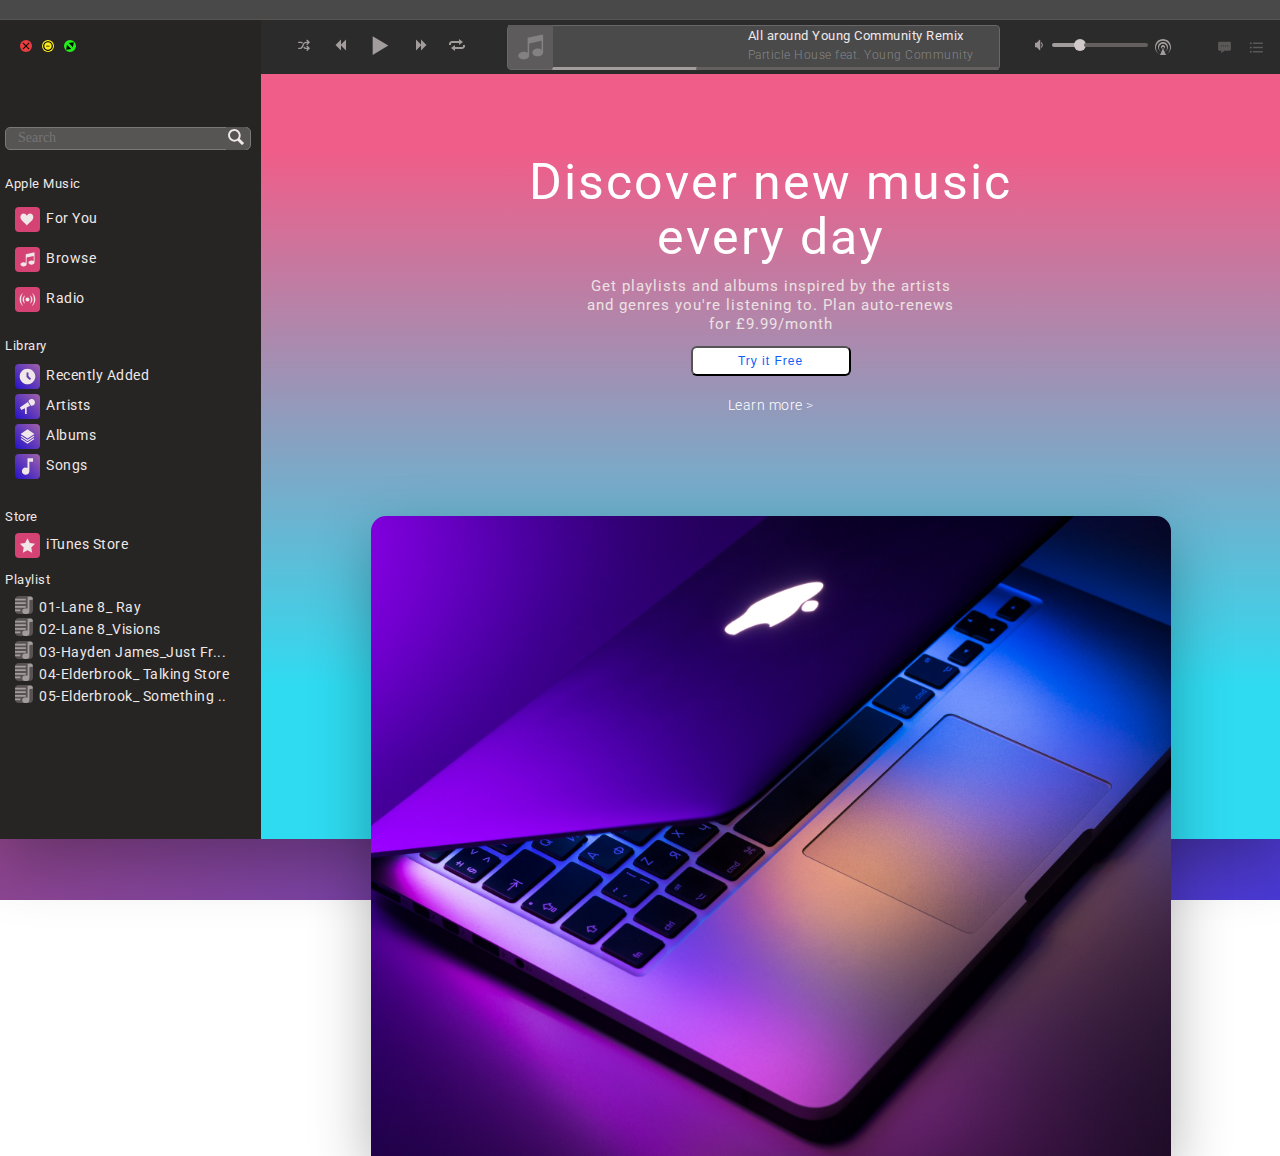
<file: index.html>
<!DOCTYPE html>
<html lang="en">
<head>
    <meta charset="UTF-8">
    <meta name="viewport" content="width=device-width, initial-scale=1.0">
    <meta http-equiv="X-UA-Compatible" content="ie=edge">
    <title>Apple Music Player css</title>
    <link href="https://fonts.googleapis.com/css?family=Roboto:300,300i,400,400i,500,500i,700,700i&display=swap" rel="stylesheet">
    <link rel="stylesheet" type="text/css" href="/css/style.css">
</head>
<body>
    <div class="container">
        <header class="header">
            <p>&nbsp;</p>
        </header>
        <div class="content">
            <nav class="sidebar">
                <div class="icons-1">
                    <svg class="search-icon-31">
                        <use xlink:href="./img/sprite.svg#icon-clear"></use>     
                    </svg>
                    <svg class="search-icon-32">
                        <use xlink:href="./img/sprite.svg#icon-minus1"></use>
                    </svg>
                    <svg class="search-icon-33">
                        <use xlink:href="./img/sprite.svg#icon-select-arrows"></use>
                    </svg>
                </div>
                <form action="#" class="search">
                    <input type="text" class="search-input" placeholder="Search">
                    <button class="search-button">
                        <svg class="search-icon-2">
                            <use xlink:href="./img/sprite.svg#icon-magnifying-glass"></use>
                        </svg>
                    </button>
                </form>

                <applemusic class="applemusic">
                    <h3>Apple Music</h3>
                    <div class="icons">
                        <div class="vv">
                            <svg class="search-icon">
                                <use xlink:href="./img/sprite.svg#icon-heart"></use>
                            </svg>
                                <p class="p"> For You</p>
                        </div>
                        <div class="vv">
                            <svg class="search-icon">
                                <use xlink:href="./img/sprite.svg#icon-music"></use>
                            </svg>
                                <p class="p"><a href="browse.html">Browse</a></p>
                        </div>
                        <div class="vv">
                            <svg class="search-icon">
                                <use xlink:href="./img/sprite.svg#icon-feed"></use>
                            </svg>
                            <p class="p"><a href="radio.html">Radio</a></p>
                        </div>
                    </div>
                </applemusic>

                <library class="library">
                    <h3>Library</h3>
                    <div class="icons">
                        <div class="vv">
                        <svg class="search-icon-1">
                            <use xlink:href="./img/sprite.svg#icon-clock"></use>
                        </svg>
                        <p class="p"><a href="recently.html">Recently Added</a></p>
                    </div>
                    <div class="vv">
                        <svg class="search-icon-1">
                            <use xlink:href="./img/sprite.svg#icon-modern-mic"></use>
                        </svg>
                        <p class="p">Artists</p>
                    </div>
                    <div class="vv">
                        <svg class="search-icon-1">
                            <use xlink:href="./img/sprite.svg#icon-stack1"></use>
                        </svg>
                        <p class="p">Albums</p>
                    </div>
                        <div class="vv">
                        <svg class="search-icon-1">
                            <use xlink:href="./img/sprite.svg#icon-music_note"></use>
                        </svg>
                        <p class="p">Songs</p>
                    </div>
                    </div>
                </library> 

                <store class="store">
                    <h3>Store</h3>
                    <div class="vv">
                        <svg class="search-icon">
                            <use xlink:href="./img/sprite.svg#icon-star-full"></use>
                        </svg>
                        <p class="p"><a href="itunes.html">iTunes Store</a></p>
                    </div>   
                </store>
                <playlists class="playlist">
                    <h3>Playlist</h3>
                    <div class="vv">
                        <svg class="search-icon-4">
                            <use xlink:href="./img/sprite.svg#icon-music-playlist"></use>
                        </svg>
                            <p class="p">01-Lane 8_ Ray</p>
                    </div> 
                    <div class="vv">
                        <svg class="search-icon-4">
                            <use xlink:href="./img/sprite.svg#icon-music-playlist"></use>
                        </svg>
                            <p class="p">02-Lane 8_Visions</p>
                    </div> 
                    <div class="vv">
                        <svg class="search-icon-4">
                            <use xlink:href="./img/sprite.svg#icon-music-playlist"></use>
                        </svg>
                            <p class="p">03-Hayden James_Just Fr... </p>
                    </div> 
                        <div class="vv">
                            <svg class="search-icon-4">
                                <use xlink:href="./img/sprite.svg#icon-music-playlist"></use>
                            </svg>
                                <p class="p">04-Elderbrook_ Talking Store</p>
                        </div> 
                        <div class="vv">
                            <svg class="search-icon-4">
                                <use xlink:href="./img/sprite.svg#icon-music-playlist"></use>
                            </svg>
                                <p class="p">05-Elderbrook_ Something ..</p>
                        </div> 
                </playlists>

            </nav>
            <main class="app-view">
                <header-2 class="header-player">
                    <panel class="panel-right">
                        <div class="icons-1">
                            <svg class="search-icon-5">
                                <use xlink:href="./img/sprite.svg#icon-arrow-shuffle"></use>     
                            </svg>
                            <svg class="search-icon-5"> 
                                <use xlink:href="./img/sprite.svg#icon-backward"></use>
                            </svg>
                            <svg class="search-icon-54">
                                <use xlink:href="./img/sprite.svg#icon-play"></use>
                            </svg>
                            <svg class="search-icon-5">
                                <use xlink:href="./img/sprite.svg#icon-forward"></use>
                            </svg>
                            <svg class="search-icon-5">
                                <use xlink:href="./img/sprite.svg#icon-loop-alt3"></use>
                            </svg>
                        </div>
                    </panel>
                    <panel class="panel-center">
                        <h4>All around Young Community Remix</h4>
                        <div class="aba">
                            <svg class="search-icon-73">
                                <use xlink:href="./img/sprite.svg#icon-music"></use>
                            </svg>
                            <svg class="search-icon-74">
                                <use xlink:href="./img/sprite.svg#icon-minus"></use>     
                            </svg>
                            <svg class="search-icon-75">
                                <use xlink:href="./img/sprite.svg#icon-minus"></use>     
                            </svg>
                        </div>
                    </panel>
                    <panel class="panel-right">
                        <div class="icons-1">
                            <svg class="search-icon-6">
                                <use xlink:href="./img/sprite.svg#icon-volume-low"></use>     
                            </svg>
                            <svg class="search-icon-64">
                                <use xlink:href="./img/sprite.svg#icon-minus"></use>     
                            </svg>
                            <svg class="search-icon-66"> 
                                <use xlink:href="./img/sprite.svg#icon-panorama_fish_eye"></use>
                            </svg>
                            <svg class="search-icon-65">
                                <use xlink:href="./img/sprite.svg#icon-minus"></use>     
                            </svg>
                                <svg class="search-icon-61">
                            <use xlink:href="./img/sprite.svg#icon-podcast"></use>
                                </svg>
                        </div>
                        <div class="icons-1">
                            <svg class="search-icon-62">
                                <use xlink:href="./img/sprite.svg#icon-chat"></use>
                            </svg>
                            <svg class="search-icon-62">
                                <use xlink:href="./img/sprite.svg#icon-format_list_bulleted"></use>
                            </svg>
                        </div>
                    </panel>
                </header-2>
                <div class="big-screen">
                    <div class="title-b">
                        <p class="p1">Discover new music every day</p>
                    </div>
                    <div class="title">
                        <p class="p2">Get playlists and albums inspired by the artists and genres you're listening to.
                            Plan auto-renews for £9.99/month</p>
                    </div>
                    <div class="btn">
                        <button class="button">Try it Free</button>
                        <p class="simple-btn">Learn more ></p>
                    </div>
                    <div class="photo">
                        <img src="/img/1.jpg" alt="Macbook" class="pic">
                    </div>
                 </div>
            
            </main>
        </div>
    </div>
    
</body>
</html>
</file>
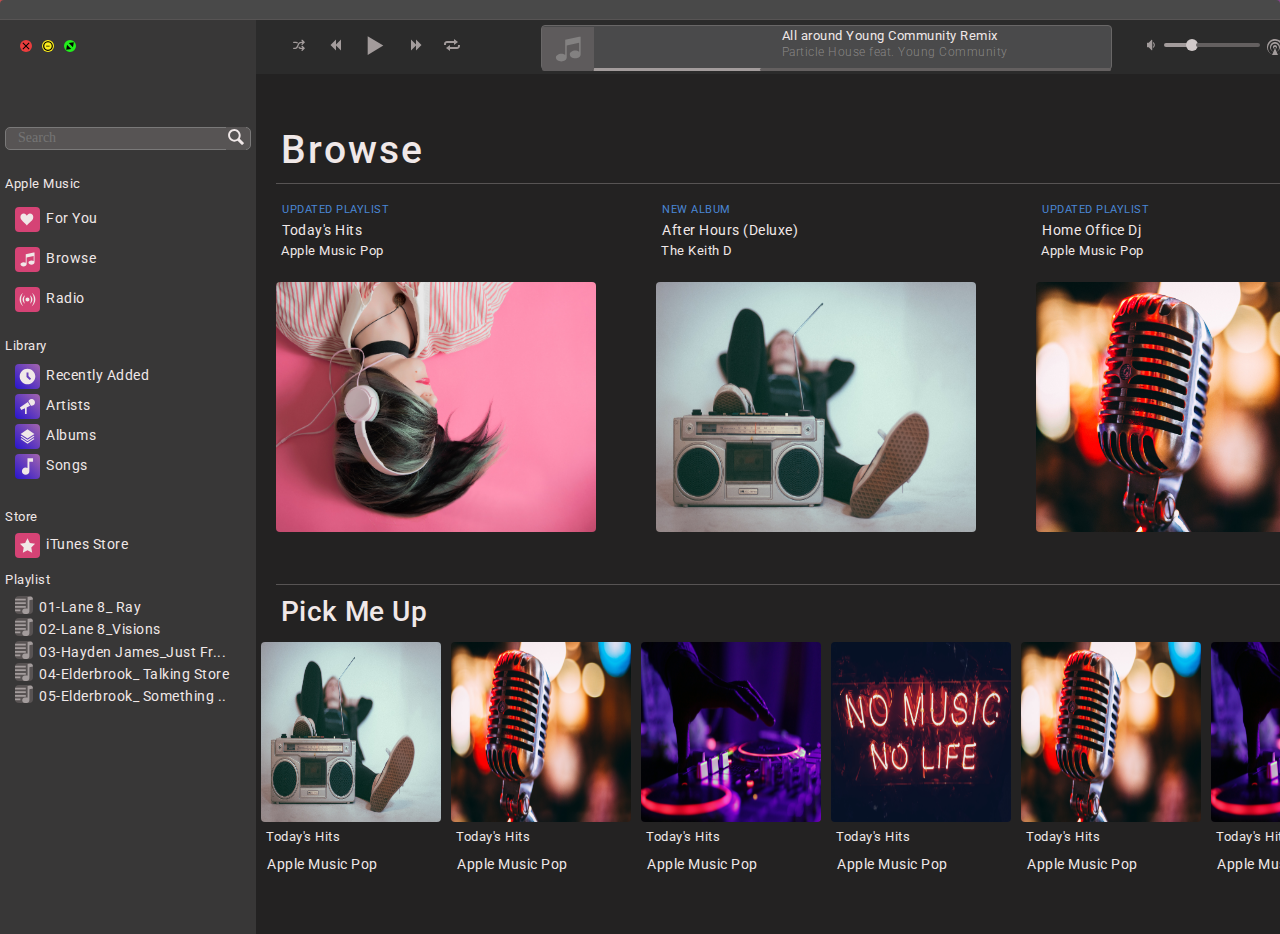
<file: browse.html>
<!DOCTYPE html>
<html lang="en">
<head>
    <meta charset="UTF-8">
    <meta name="viewport" content="width=device-width, initial-scale=1.0">
    <meta http-equiv="X-UA-Compatible" content="ie=edge">
    <title>Apple Music Player css</title>
    <link href="https://fonts.googleapis.com/css?family=Roboto:300,300i,400,400i,500,500i,700,700i&display=swap" rel="stylesheet">
    <link rel="stylesheet" type="text/css" href="/css/browse.css">
</head>
<body>
    <div class="container">
        <header class="header">
            <p>&nbsp;</p>
        </header>
        <div class="content">
            <nav class="sidebar">
                <div class="icons-1">
                    <svg class="search-icon-31">
                        <use xlink:href="./img/sprite.svg#icon-clear"></use>     
                    </svg>
                    <svg class="search-icon-32">
                        <use xlink:href="./img/sprite.svg#icon-minus1"></use>
                    </svg>
                    <svg class="search-icon-33">
                        <use xlink:href="./img/sprite.svg#icon-select-arrows"></use>
                    </svg>
                </div>
                <form action="#" class="search">
                    <input type="text" class="search-input" placeholder="Search">
                    <button class="search-button">
                        <svg class="search-icon-2">
                            <use xlink:href="./img/sprite.svg#icon-magnifying-glass"></use>
                        </svg>
                    </button>
                </form>

                <applemusic class="applemusic">
                    <h3>Apple Music</h3>
                    <div class="icons">
                        <div class="vv">
                            <svg class="search-icon">
                                <use xlink:href="./img/sprite.svg#icon-heart"></use>
                            </svg>
                            <p class="p"><a href="index.html">For You</a></p>
                        </div>
                        <div class="vv">
                            <svg class="search-icon">
                                <use xlink:href="./img/sprite.svg#icon-music"></use>
                            </svg>
                                <p class="p">Browse</p>
                        </div>
                        <div class="vv">
                            <svg class="search-icon">
                                <use xlink:href="./img/sprite.svg#icon-feed"></use>
                            </svg>
                            <p class="p"><a href="radio.html">Radio</a></p>
                        </div>
                    </div>
                </applemusic>

                <library class="library">
                    <h3>Library</h3>
                    <div class="icons">
                        <div class="vv">
                        <svg class="search-icon-1">
                            <use xlink:href="./img/sprite.svg#icon-clock"></use>
                        </svg>
                        <p class="p"><a href="recently.html">Recently Added</a></p>
                    </div>
                    <div class="vv">
                        <svg class="search-icon-1">
                            <use xlink:href="./img/sprite.svg#icon-modern-mic"></use>
                        </svg>
                        <p class="p">Artists</p>
                    </div>
                    <div class="vv">
                        <svg class="search-icon-1">
                            <use xlink:href="./img/sprite.svg#icon-stack1"></use>
                        </svg>
                        <p class="p">Albums</p>
                    </div>
                        <div class="vv">
                        <svg class="search-icon-1">
                            <use xlink:href="./img/sprite.svg#icon-music_note"></use>
                        </svg>
                        <p class="p">Songs</p>
                    </div>
                    </div>
                </library> 

                <store class="store">
                    <h3>Store</h3>
                    <div class="vv">
                        <svg class="search-icon">
                            <use xlink:href="./img/sprite.svg#icon-star-full"></use>
                        </svg>
                        <p class="p"><a href="itunes.html">iTunes Store</a></p>
                    </div>   
                </store>
                <playlists class="playlist">
                    <h3>Playlist</h3>
                    <div class="vv">
                        <svg class="search-icon-4">
                            <use xlink:href="./img/sprite.svg#icon-music-playlist"></use>
                        </svg>
                            <p class="p">01-Lane 8_ Ray</p>
                    </div> 
                    <div class="vv">
                        <svg class="search-icon-4">
                            <use xlink:href="./img/sprite.svg#icon-music-playlist"></use>
                        </svg>
                            <p class="p">02-Lane 8_Visions</p>
                    </div> 
                    <div class="vv">
                        <svg class="search-icon-4">
                            <use xlink:href="./img/sprite.svg#icon-music-playlist"></use>
                        </svg>
                            <p class="p">03-Hayden James_Just Fr... </p>
                    </div> 
                        <div class="vv">
                            <svg class="search-icon-4">
                                <use xlink:href="./img/sprite.svg#icon-music-playlist"></use>
                            </svg>
                                <p class="p">04-Elderbrook_ Talking Store</p>
                        </div> 
                        <div class="vv">
                            <svg class="search-icon-4">
                                <use xlink:href="./img/sprite.svg#icon-music-playlist"></use>
                            </svg>
                                <p class="p">05-Elderbrook_ Something ..</p>
                        </div> 
                </playlists>

            </nav>
            <main class="app-view">
                <header-2 class="header-player">
                    <panel class="panel-right">
                        <div class="icons-1">
                            <svg class="search-icon-5">
                                <use xlink:href="./img/sprite.svg#icon-arrow-shuffle"></use>     
                            </svg>
                            <svg class="search-icon-5"> 
                                <use xlink:href="./img/sprite.svg#icon-backward"></use>
                            </svg>
                            <svg class="search-icon-54">
                                <use xlink:href="./img/sprite.svg#icon-play"></use>
                            </svg>
                            <svg class="search-icon-5">
                                <use xlink:href="./img/sprite.svg#icon-forward"></use>
                            </svg>
                            <svg class="search-icon-5">
                                <use xlink:href="./img/sprite.svg#icon-loop-alt3"></use>
                            </svg>
                        </div>
                    </panel>
                    <panel class="panel-center">
                        <h4>All around Young Community Remix</h4>
                        <p class="pa"> Particle House feat. Young Community </p>
                        <div class="aba">
                            <svg class="search-icon-73">
                                <use xlink:href="./img/sprite.svg#icon-music"></use>
                            </svg>
                            <svg class="search-icon-74">
                                <use xlink:href="./img/sprite.svg#icon-minus"></use>     
                            </svg>
                            <svg class="search-icon-75">
                                <use xlink:href="./img/sprite.svg#icon-minus"></use>     
                            </svg>
                        </div>
                    </panel>
                    <panel class="panel-right">
                        <div class="icons-1">
                            <svg class="search-icon-6">
                                <use xlink:href="./img/sprite.svg#icon-volume-low"></use>     
                            </svg>
                            <svg class="search-icon-64">
                                <use xlink:href="./img/sprite.svg#icon-minus"></use>     
                            </svg>
                            <svg class="search-icon-66"> 
                                <use xlink:href="./img/sprite.svg#icon-panorama_fish_eye"></use>
                            </svg>
                            <svg class="search-icon-65">
                                <use xlink:href="./img/sprite.svg#icon-minus"></use>     
                            </svg>
                                <svg class="search-icon-61">
                            <use xlink:href="./img/sprite.svg#icon-podcast"></use>
                                </svg>
                        </div>
                        <div class="icons-1">
                            <svg class="search-icon-62">
                                <use xlink:href="./img/sprite.svg#icon-chat"></use>
                            </svg>
                            <svg class="search-icon-62">
                                <use xlink:href="./img/sprite.svg#icon-format_list_bulleted"></use>
                            </svg>
                        </div>
                    </panel>
                </header-2>

                    <div class="main-screen">
                        <div class="bro1">
                            <h1>Browse</h1>
                        </div>
                    </div>
                      
                    <div class="bro2">
                        <div class="listennow-1">
                            <p4>Updated Playlist</p4>
                            <p>Today's Hits</p>
                            <h3>Apple Music Pop</h3>
                            <img class="img" src="/img/5.jpg">
                        </div>
                        <div class="listennow-1">
                            <p4>New Album</p4>
                            <p>After Hours (Deluxe) </p>
                            <h3>The Keith D</h3>
                            <img class="img" src="/img/6.jpg">
                        </div>
                        <div class="listennow-1">
                            <p4>Updated Playlist</p4>
                            <p>Home Office Dj</p>
                            <h3>Apple Music Pop</h3>
                            <img class="img" src="/img/7.jpg">
                        </div>
                    </div>
                    <div class="main-screen-1">
                        <div class="bro11">
                            <h1 class="h11">Pick Me Up</h1>
                        </div>
                    </div>
                    <div class="bro3">
                        <div class="listennow-2">
                            <img class="imge" src="/img/6.jpg">
                            <h3>Today's Hits </h3>
                            <p>Apple Music Pop</p>
                        </div>
                        <div class="listennow-2">
                            <img class="imge" src="/img/7.jpg">
                            <h3>Today's Hits </h3>
                            <p>Apple Music Pop</p>
                        </div>
                        <div class="listennow-2">
                            <img class="imge" src="/img/8.jpg">
                            <h3>Today's Hits </h3>
                            <p>Apple Music Pop</p>
                        </div>
                        <div class="listennow-2">
                            <img class="imge" src="/img/9.jpg">
                            <h3>Today's Hits </h3>
                            <p>Apple Music Pop</p>
                        </div>
                        <div class="listennow-2">
                            <img class="imge" src="/img/7.jpg">
                            <h3>Today's Hits </h3>
                            <p>Apple Music Pop</p>
                        </div>
                        <div class="listennow-2">
                            <img class="imge" src="/img/8.jpg">
                            <h3>Today's Hits </h3>
                            <p>Apple Music Pop</p>
                        </div>
                    </div>
            
            
            </main>
        </div>
    </div>
    
</body>
</html>
</file>
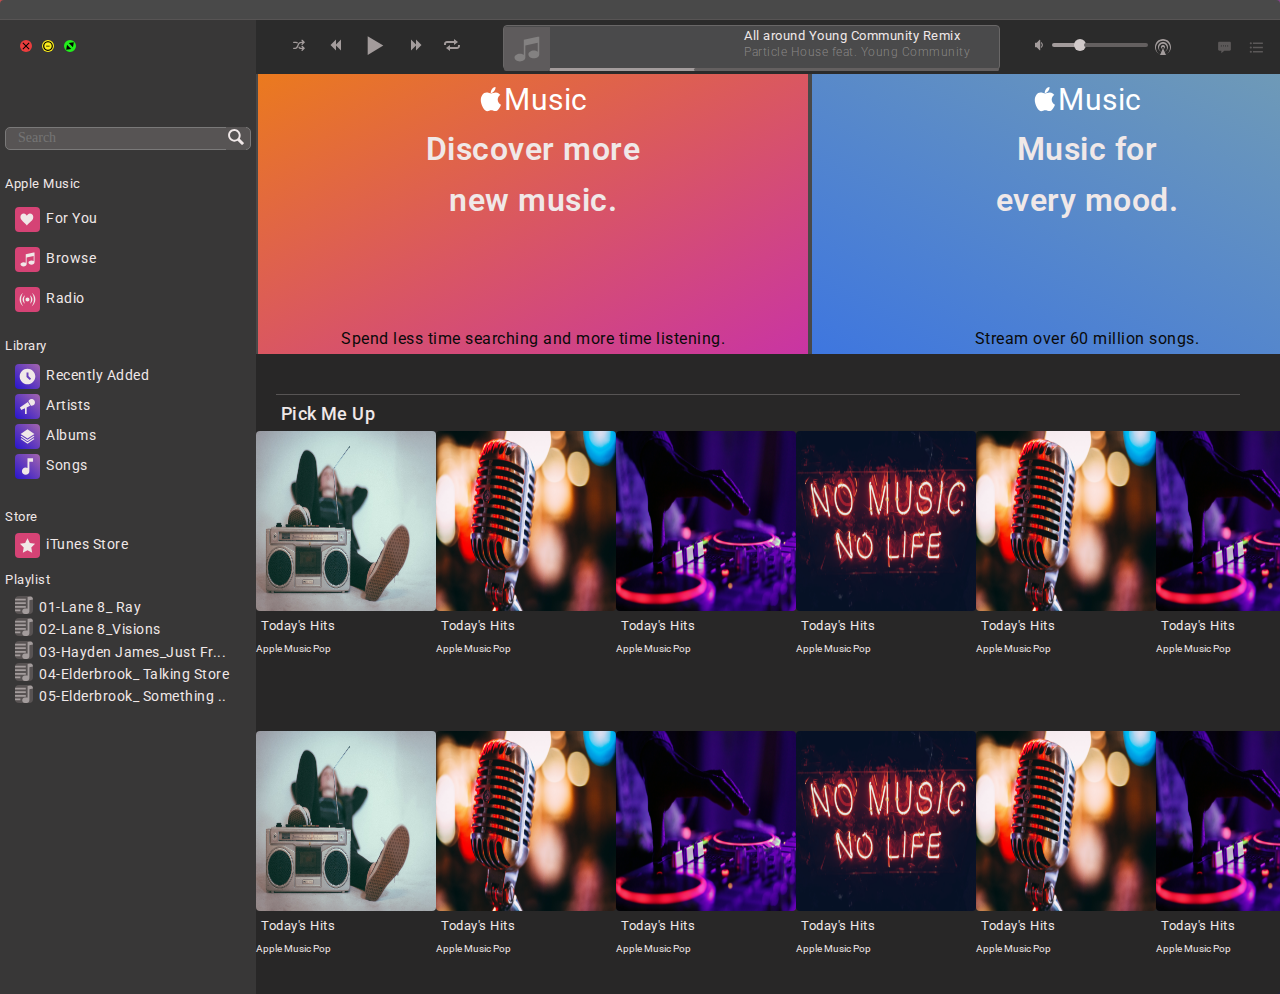
<file: itunes.html>
<!DOCTYPE html>
<html lang="en">
<head>
    <meta charset="UTF-8">
    <meta name="viewport" content="width=device-width, initial-scale=1.0">
    <meta http-equiv="X-UA-Compatible" content="ie=edge">
    <title>Apple Music Player css</title>
    <link href="https://fonts.googleapis.com/css?family=Roboto:300,300i,400,400i,500,500i,700,700i&display=swap" rel="stylesheet">
    <link rel="stylesheet" type="text/css" href="/css/itunes.css">
</head>
<body>
    <div class="container">
        <header class="header">
            <p>&nbsp;</p>
        </header>
        <div class="content">
            <nav class="sidebar">
                <div class="icons-1">
                    <svg class="search-icon-31">
                        <use xlink:href="./img/sprite.svg#icon-clear"></use>     
                    </svg>
                    <svg class="search-icon-32">
                        <use xlink:href="./img/sprite.svg#icon-minus1"></use>
                    </svg>
                    <svg class="search-icon-33">
                        <use xlink:href="./img/sprite.svg#icon-select-arrows"></use>
                    </svg>
                </div>
                <form action="#" class="search">
                    <input type="text" class="search-input" placeholder="Search">
                    <button class="search-button">
                        <svg class="search-icon-2">
                            <use xlink:href="./img/sprite.svg#icon-magnifying-glass"></use>
                        </svg>
                    </button>
                </form>

                <applemusic class="applemusic">
                    <h3>Apple Music</h3>
                    <div class="icons">
                        <div class="vv">
                            <svg class="search-icon">
                                <use xlink:href="./img/sprite.svg#icon-heart"></use>
                            </svg>
                            <p class="p"><a href="index.html">For You</a></p>
                        </div>
                        <div class="vv">
                            <svg class="search-icon">
                                <use xlink:href="./img/sprite.svg#icon-music"></use>
                            </svg>
                            <p class="p"><a href="browse.html">Browse</a></p>
                        </div>
                        <div class="vv">
                            <svg class="search-icon">
                                <use xlink:href="./img/sprite.svg#icon-feed"></use>
                            </svg>
                            <p class="p"><a href="radio.html">Radio</a></p>
                        </div>
                    </div>
                </applemusic>

                <library class="library">
                    <h3>Library</h3>
                    <div class="icons">
                        <div class="vv">
                        <svg class="search-icon-1">
                            <use xlink:href="./img/sprite.svg#icon-clock"></use>
                        </svg>
                        <p class="p"><a href="recently.html">Recently Added</a></p>
                    </div>
                    <div class="vv">
                        <svg class="search-icon-1">
                            <use xlink:href="./img/sprite.svg#icon-modern-mic"></use>
                        </svg>
                        <p class="p">Artists</p>
                    </div>
                    <div class="vv">
                        <svg class="search-icon-1">
                            <use xlink:href="./img/sprite.svg#icon-stack1"></use>
                        </svg>
                        <p class="p">Albums</p>
                    </div>
                        <div class="vv">
                        <svg class="search-icon-1">
                            <use xlink:href="./img/sprite.svg#icon-music_note"></use>
                        </svg>
                        <p class="p">Songs</p>
                    </div>
                    </div>
                </library> 

                <store class="store">
                    <h3>Store</h3>
                    <div class="vv">
                        <svg class="search-icon">
                            <use xlink:href="./img/sprite.svg#icon-star-full"></use>
                        </svg>
                        <p class="p"><a href="itunes.html">iTunes Store</a></p>
                    </div>   
                </store>
                <playlists class="playlist">
                    <h3>Playlist</h3>
                    <div class="vv">
                        <svg class="search-icon-4">
                            <use xlink:href="./img/sprite.svg#icon-music-playlist"></use>
                        </svg>
                            <p class="p">01-Lane 8_ Ray</p>
                    </div> 
                    <div class="vv">
                        <svg class="search-icon-4">
                            <use xlink:href="./img/sprite.svg#icon-music-playlist"></use>
                        </svg>
                            <p class="p">02-Lane 8_Visions</p>
                    </div> 
                    <div class="vv">
                        <svg class="search-icon-4">
                            <use xlink:href="./img/sprite.svg#icon-music-playlist"></use>
                        </svg>
                            <p class="p">03-Hayden James_Just Fr... </p>
                    </div> 
                        <div class="vv">
                            <svg class="search-icon-4">
                                <use xlink:href="./img/sprite.svg#icon-music-playlist"></use>
                            </svg>
                                <p class="p">04-Elderbrook_ Talking Store</p>
                        </div> 
                        <div class="vv">
                            <svg class="search-icon-4">
                                <use xlink:href="./img/sprite.svg#icon-music-playlist"></use>
                            </svg>
                                <p class="p">05-Elderbrook_ Something ..</p>
                        </div> 
                </playlists>

            </nav>
            <main class="app-view">
                <header-2 class="header-player">
                    <panel class="panel-right">
                        <div class="icons-1">
                            <svg class="search-icon-5">
                                <use xlink:href="./img/sprite.svg#icon-arrow-shuffle"></use>     
                            </svg>
                            <svg class="search-icon-5"> 
                                <use xlink:href="./img/sprite.svg#icon-backward"></use>
                            </svg>
                            <svg class="search-icon-54">
                                <use xlink:href="./img/sprite.svg#icon-play"></use>
                            </svg>
                            <svg class="search-icon-5">
                                <use xlink:href="./img/sprite.svg#icon-forward"></use>
                            </svg>
                            <svg class="search-icon-5">
                                <use xlink:href="./img/sprite.svg#icon-loop-alt3"></use>
                            </svg>
                        </div>
                    </panel>
                    <panel class="panel-center">
                        <h4>All around Young Community Remix</h4>
                        <p class="pa"> Particle House feat. Young Community </p>
                        <div class="aba">
                            <svg class="search-icon-73">
                                <use xlink:href="./img/sprite.svg#icon-music"></use>
                            </svg>
                            <svg class="search-icon-74">
                                <use xlink:href="./img/sprite.svg#icon-minus"></use>     
                            </svg>
                            <svg class="search-icon-75">
                                <use xlink:href="./img/sprite.svg#icon-minus"></use>     
                            </svg>
                        </div>
                    </panel>
                    <panel class="panel-right">
                        <div class="icons-1">
                            <svg class="search-icon-6">
                                <use xlink:href="./img/sprite.svg#icon-volume-low"></use>     
                            </svg>
                            <svg class="search-icon-64">
                                <use xlink:href="./img/sprite.svg#icon-minus"></use>     
                            </svg>
                            <svg class="search-icon-66"> 
                                <use xlink:href="./img/sprite.svg#icon-panorama_fish_eye"></use>
                            </svg>
                            <svg class="search-icon-65">
                                <use xlink:href="./img/sprite.svg#icon-minus"></use>     
                            </svg>
                                <svg class="search-icon-61">
                            <use xlink:href="./img/sprite.svg#icon-podcast"></use>
                                </svg>
                        </div>
                        <div class="icons-1">
                            <svg class="search-icon-62">
                                <use xlink:href="./img/sprite.svg#icon-chat"></use>
                            </svg>
                            <svg class="search-icon-62">
                                <use xlink:href="./img/sprite.svg#icon-format_list_bulleted"></use>
                            </svg>
                        </div>
                    </panel>
                </header-2>

                    <div class="items">
                        <div class="item item1">
                            <div class="icons-m">
                            <div class="mxm">
                                <svg class="search-icon-m">
                                    <use xlink:href="./img/sprite.svg#icon-apple"></use>
                                    </svg>
                                <p class='price'>Music</p>
                            </div>
                                <h1>Discover more<br> new music.</h1>
                                <p class="price-m">Spend less time searching and more time listening.</p>
                            </div>
                        </div>
                                    
                        <div class="item item2">
                            <div class="icons-m">
                                <div class="mxm">
                                    <svg class="search-icon-m">
                                        <use xlink:href="./img/sprite.svg#icon-apple"></use>
                                    </svg>
                                        <p class='price'>Music</p>
                                </div>
                                    <h1>Music for<br> every mood.</h1>
                                    <p class="price-m">Stream over 60 million songs.</p>
                            </div>
                        </div>

                        <div class="item item3">
                            <div class="icons-m">
                                <div class="mxm">
                                    <svg class="search-icon-m">
                                        <use xlink:href="./img/sprite.svg#icon-apple"></use>
                                    </svg>
                                        <p class='price'>Music</p>
                                    </div>
                                        <h1>No commitment<br> Cancel anytime.</h1>
                                    <p class="price-m">New subscribers get 3 months free.</p>
                            </div>
                        </div>

                            <div class="item item4">
                                <img src="/img/8.jpg" alt="pixxx" class="img">
                            </div>
                            <div class="item item5">
                                <img src="/img/7.jpg" alt="pixxx" class="img">
                            </div>
                            <div class="item item6">
                                <img src="/img/6.jpg" alt="pixxx" class="img">
                            </div>
                            <div class="item item7">
                                <img src="/img/8.jpg" alt="pixxx" class="img">
                            </div>
                            <div class="item item8">
                                <img src="/img/9.jpg" alt="pixxx" class="img">
                            </div>
                            <div class="item item9">
                                <img src="/img/5.jpg" alt="pixxx" class="img">
                            </div>
                            <div class="item item10">
                                <img src="/img/5.jpg" alt="pixxx" class="img">
                            </div>
                            <div class="item item11">
                                <img src="/img/5.jpg" alt="pixxx" class="img">
                            </div>
                            <div class="item item12">
                                <img src="/img/6.jpg" alt="pixxx" class="img">
                            </div>
                            <div class="item item13">
                                <img src="/img/7.jpg" alt="pixxx" class="img">
                            </div>
                            <div class="item item14">
                                <img src="/img/8.jpg" alt="pixxx" class="img">
                            </div>
                            <div class="item item15">
                                <img src="/img/9.jpg" alt="pixxx" class="img">
                            </div>
                            <div class="item item16">
                                <img src="/img/6.jpg" alt="pixxx" class="img">
                            </div>
                            <div class="item item17">
                                <img src="/img/7.jpg" alt="pixxx" class="img">
                            </div>
                            <div class="item item18">
                                <img src="/img/8.jpg" alt="pixxx" class="img">
                            </div>
                            <div class="item item19">
                                <img src="/img/9.jpg" alt="pixxx" class="img">
                            </div>
                            <div class="item item20">
                                <img src="/img/6.jpg" alt="pixxx" class="img">
                            </div> 
                    </div>

                    <div class="main-screen-1">
                        <div class="bro11">
                            <h1 class="h11">Pick Me Up</h1>
                        </div>
                        </div>
                        <div class="bro3">
                            <div class="listennow-2">
                                <img class="imge" src="/img/6.jpg">
                                <h3>Today's Hits </h3>
                                <p>Apple Music Pop</p>
                            </div>
                            <div class="listennow-2">
                                <img class="imge" src="/img/7.jpg">
                                <h3>Today's Hits </h3>
                                <p>Apple Music Pop</p>
                            </div>
                            <div class="listennow-2">
                                <img class="imge" src="/img/8.jpg">
                                <h3>Today's Hits </h3>
                                <p>Apple Music Pop</p>
                            </div>
                            <div class="listennow-2">
                                <img class="imge" src="/img/9.jpg">
                                <h3>Today's Hits </h3>
                                <p>Apple Music Pop</p>
                            </div>
                            <div class="listennow-2">
                                <img class="imge" src="/img/7.jpg">
                                <h3>Today's Hits </h3>
                                <p>Apple Music Pop</p>
                            </div>
                            <div class="listennow-2">
                                <img class="imge" src="/img/8.jpg">
                                <h3>Today's Hits </h3>
                                <p>Apple Music Pop</p>
                            </div>
                        </div>
                        <div class="bro3">
                                <div class="listennow-2">
                                    <img class="imge" src="/img/6.jpg">
                                    <h3>Today's Hits </h3>
                                    <p>Apple Music Pop</p>
                                </div>
                                <div class="listennow-2">
                                    <img class="imge" src="/img/7.jpg">
                                    <h3>Today's Hits </h3>
                                    <p>Apple Music Pop</p>
                                </div>
                                <div class="listennow-2">
                                    <img class="imge" src="/img/8.jpg">
                                    <h3>Today's Hits </h3>
                                    <p>Apple Music Pop</p>
                                </div>
                                <div class="listennow-2">
                                    <img class="imge" src="/img/9.jpg">
                                    <h3>Today's Hits </h3>
                                    <p>Apple Music Pop</p>
                                </div>
                                <div class="listennow-2">
                                    <img class="imge" src="/img/7.jpg">
                                    <h3>Today's Hits </h3>
                                    <p>Apple Music Pop</p>
                                </div>
                                <div class="listennow-2">
                                    <img class="imge" src="/img/8.jpg">
                                    <h3>Today's Hits </h3>
                                    <p>Apple Music Pop</p>
                                </div>
                            </div>
                                
                

                    
               

                    
            
            </main>
        </div>
    </div>
    <script src="/js/main.js" ></script>
</body>
</html>
</file>
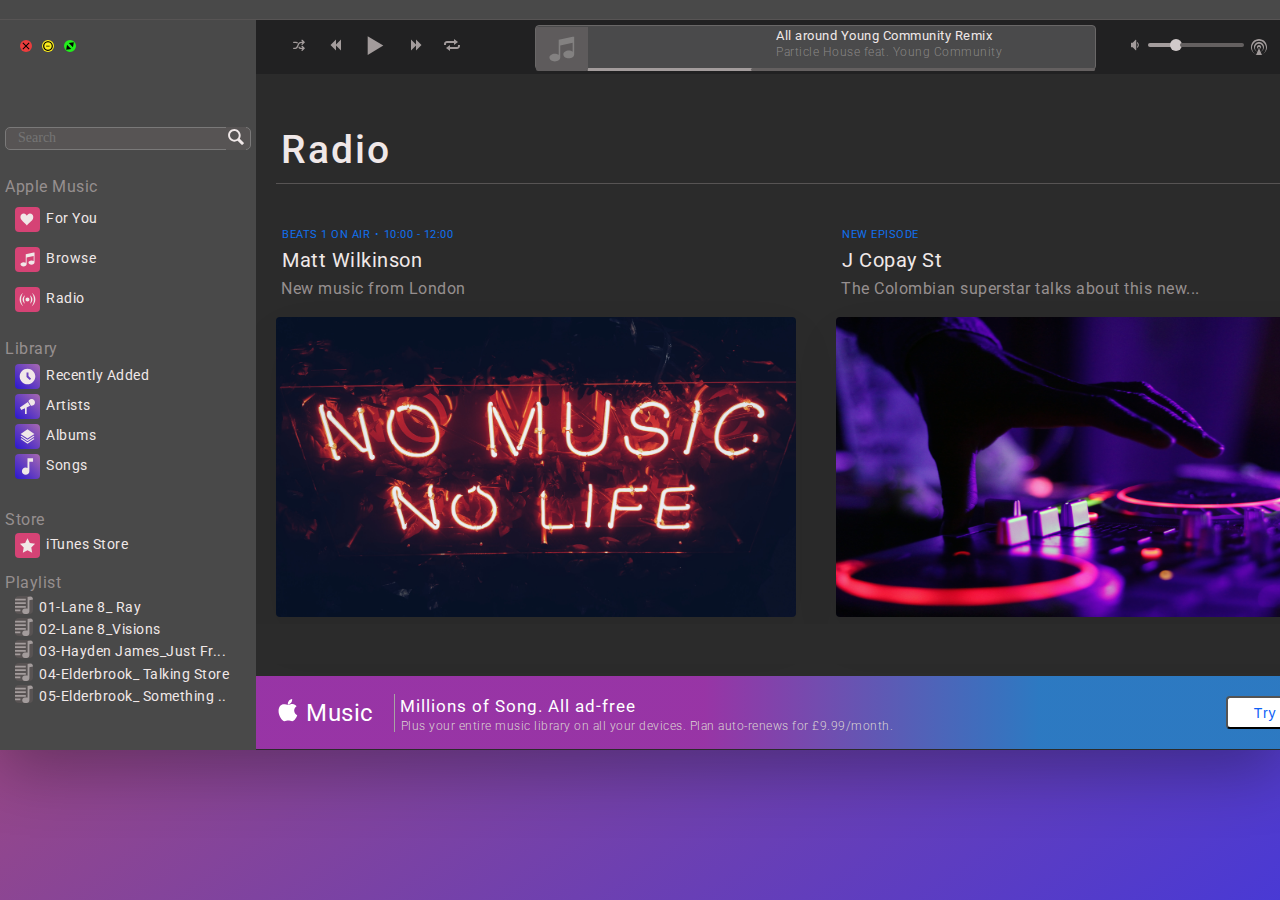
<file: radio.html>
<!DOCTYPE html>
<html lang="en">
<head>
    <meta charset="UTF-8">
    <meta name="viewport" content="width=device-width, initial-scale=1.0">
    <meta http-equiv="X-UA-Compatible" content="ie=edge">
    <title>Apple Music Player css</title>
    <link href="https://fonts.googleapis.com/css?family=Roboto:300,300i,400,400i,500,500i,700,700i&display=swap" rel="stylesheet">
    <link rel="stylesheet" type="text/css" href="/css/radio.css">
</head>
<body>
    <div class="container">
        <header class="header">
            <p>&nbsp;</p>
        </header>
        <div class="content">
            <nav class="sidebar">
                <div class="icons-1">
                    <svg class="search-icon-31">
                        <use xlink:href="./img/sprite.svg#icon-clear"></use>     
                    </svg>
                    <svg class="search-icon-32">
                        <use xlink:href="./img/sprite.svg#icon-minus1"></use>
                    </svg>
                    <svg class="search-icon-33">
                        <use xlink:href="./img/sprite.svg#icon-select-arrows"></use>
                    </svg>
                </div>
                <form action="#" class="search">
                    <input type="text" class="search-input" placeholder="Search">
                    <button class="search-button">
                        <svg class="search-icon-2">
                            <use xlink:href="./img/sprite.svg#icon-magnifying-glass"></use>
                        </svg>
                    </button>
                </form>

                <applemusic class="applemusic">
                    <h3>Apple Music</h3>
                    <div class="icons">
                        <div class="vv">
                            <svg class="search-icon">
                                <use xlink:href="./img/sprite.svg#icon-heart"></use>
                            </svg>
                            <p class="p"><a href="index.html">For You</a></p>
                        </div>
                        <div class="vv">
                            <svg class="search-icon">
                                <use xlink:href="./img/sprite.svg#icon-music"></use>
                            </svg>
                                <p class="p"><a href="browse.html">Browse</a></p>
                        </div>
                        <div class="vv">
                            <svg class="search-icon">
                                <use xlink:href="./img/sprite.svg#icon-feed"></use>
                            </svg>
                            <p class="p"><a href="radio.html">Radio</a></p>
                        </div>
                    </div>
                </applemusic>

                <library class="library">
                    <h3>Library</h3>
                    <div class="icons">
                        <div class="vv">
                        <svg class="search-icon-1">
                            <use xlink:href="./img/sprite.svg#icon-clock"></use>
                        </svg>
                        <p class="p"><a href="recently.html">Recently Added</a></p>
                    </div>
                    <div class="vv">
                        <svg class="search-icon-1">
                            <use xlink:href="./img/sprite.svg#icon-modern-mic"></use>
                        </svg>
                        <p class="p">Artists</p>
                    </div>
                    <div class="vv">
                        <svg class="search-icon-1">
                            <use xlink:href="./img/sprite.svg#icon-stack1"></use>
                        </svg>
                        <p class="p">Albums</p>
                    </div>
                        <div class="vv">
                        <svg class="search-icon-1">
                            <use xlink:href="./img/sprite.svg#icon-music_note"></use>
                        </svg>
                        <p class="p">Songs</p>
                    </div>
                    </div>
                </library> 

                <store class="store">
                    <h3>Store</h3>
                    <div class="vv">
                        <svg class="search-icon">
                            <use xlink:href="./img/sprite.svg#icon-star-full"></use>
                        </svg>
                        <p class="p"><a href="itunes.html">iTunes Store</a></p>
                    </div>   
                </store>
                <playlists class="playlist">
                    <h3>Playlist</h3>
                    <div class="vv">
                        <svg class="search-icon-4">
                            <use xlink:href="./img/sprite.svg#icon-music-playlist"></use>
                        </svg>
                            <p class="p">01-Lane 8_ Ray</p>
                    </div> 
                    <div class="vv">
                        <svg class="search-icon-4">
                            <use xlink:href="./img/sprite.svg#icon-music-playlist"></use>
                        </svg>
                            <p class="p">02-Lane 8_Visions</p>
                    </div> 
                    <div class="vv">
                        <svg class="search-icon-4">
                            <use xlink:href="./img/sprite.svg#icon-music-playlist"></use>
                        </svg>
                            <p class="p">03-Hayden James_Just Fr... </p>
                    </div> 
                        <div class="vv">
                            <svg class="search-icon-4">
                                <use xlink:href="./img/sprite.svg#icon-music-playlist"></use>
                            </svg>
                                <p class="p">04-Elderbrook_ Talking Store</p>
                        </div> 
                        <div class="vv">
                            <svg class="search-icon-4">
                                <use xlink:href="./img/sprite.svg#icon-music-playlist"></use>
                            </svg>
                                <p class="p">05-Elderbrook_ Something ..</p>
                        </div> 
                </playlists>

            </nav>
            <main class="app-view">
                <header-2 class="header-player">
                    <panel class="panel-right">
                        <div class="icons-1">
                            <svg class="search-icon-5">
                                <use xlink:href="./img/sprite.svg#icon-arrow-shuffle"></use>     
                            </svg>
                            <svg class="search-icon-5"> 
                                <use xlink:href="./img/sprite.svg#icon-backward"></use>
                            </svg>
                            <svg class="search-icon-54">
                                <use xlink:href="./img/sprite.svg#icon-play"></use>
                            </svg>
                            <svg class="search-icon-5">
                                <use xlink:href="./img/sprite.svg#icon-forward"></use>
                            </svg>
                            <svg class="search-icon-5">
                                <use xlink:href="./img/sprite.svg#icon-loop-alt3"></use>
                            </svg>
                        </div>
                    </panel>
                    <panel class="panel-center">
                        <h4>All around Young Community Remix</h4>
                        <p class="pa"> Particle House feat. Young Community </p>
                        <div class="aba">
                            <svg class="search-icon-73">
                                <use xlink:href="./img/sprite.svg#icon-music"></use>
                            </svg>
                            <svg class="search-icon-74">
                                <use xlink:href="./img/sprite.svg#icon-minus"></use>     
                            </svg>
                            <svg class="search-icon-75">
                                <use xlink:href="./img/sprite.svg#icon-minus"></use>     
                            </svg>
                        </div>
                    </panel>
                    <panel class="panel-right">
                        <div class="icons-1">
                            <svg class="search-icon-6">
                                <use xlink:href="./img/sprite.svg#icon-volume-low"></use>     
                            </svg>
                            <svg class="search-icon-64">
                                <use xlink:href="./img/sprite.svg#icon-minus"></use>     
                            </svg>
                            <svg class="search-icon-66"> 
                                <use xlink:href="./img/sprite.svg#icon-panorama_fish_eye"></use>
                            </svg>
                            <svg class="search-icon-65">
                                <use xlink:href="./img/sprite.svg#icon-minus"></use>     
                            </svg>
                                <svg class="search-icon-61">
                            <use xlink:href="./img/sprite.svg#icon-podcast"></use>
                                </svg>
                        </div>
                        <div class="icons-1">
                            <svg class="search-icon-62">
                                <use xlink:href="./img/sprite.svg#icon-chat"></use>
                            </svg>
                            <svg class="search-icon-62">
                                <use xlink:href="./img/sprite.svg#icon-format_list_bulleted"></use>
                            </svg>
                        </div>
                    </panel>
                </header-2>

                <div class="main-screen">
                    <div class="bro1">
                        <h1>Radio</h1>
                    </div>
                    <div class="bro2">
                        <div class="listennow-1">
                            <p class="p4">Beats 1 on air ･ 10:00 - 12:00</p>
                            <p>Matt Wilkinson</p>
                            <h3>New music from London</h3>
                            <img class="img" src="/img/9.jpg">
                        </div>
                        <div class="listennow-1">
                            <p class="p4">New Episode</p>
                            <p>J Copay St </p>
                            <h3>The Colombian superstar talks about this new...</h3>
                            <img class="img" src="/img/8.jpg">
                        </div>
                    </div>

                    <div class="main-screen-1">
                        <div class="bro11">
                            <h1 class="h11">Recently Played</h1>
                            <img class="img-1" src="/img/num 1.jpg">
                            <p>Beast 1</p>
                            <h3>The best music,interviews and...</h3>
                        </div>
                    </div>
                    
                </div>

                <div class="bright">
                    <div class="vvv">
                        <svg class="search-icon-x">
                            <use xlink:href="./img/sprite.svg#icon-apple"></use>
                        </svg>
                            <p class="px">Music</p>
                    </div> 
                    <div class="pra">
                        <h2 class="mill">Millions of Song. All ad-free</h2>
                        <p class="px1">Plus your entire music library on all your devices. Plan auto-renews for £9.99/month.</p>
                    </div>
                    <div class="btn">
                        <button class="button2">Try it Free</button>
                    </div>
                </div>

                

            </main>
        </div>
    </div>
    
</body>
</html>
</file>
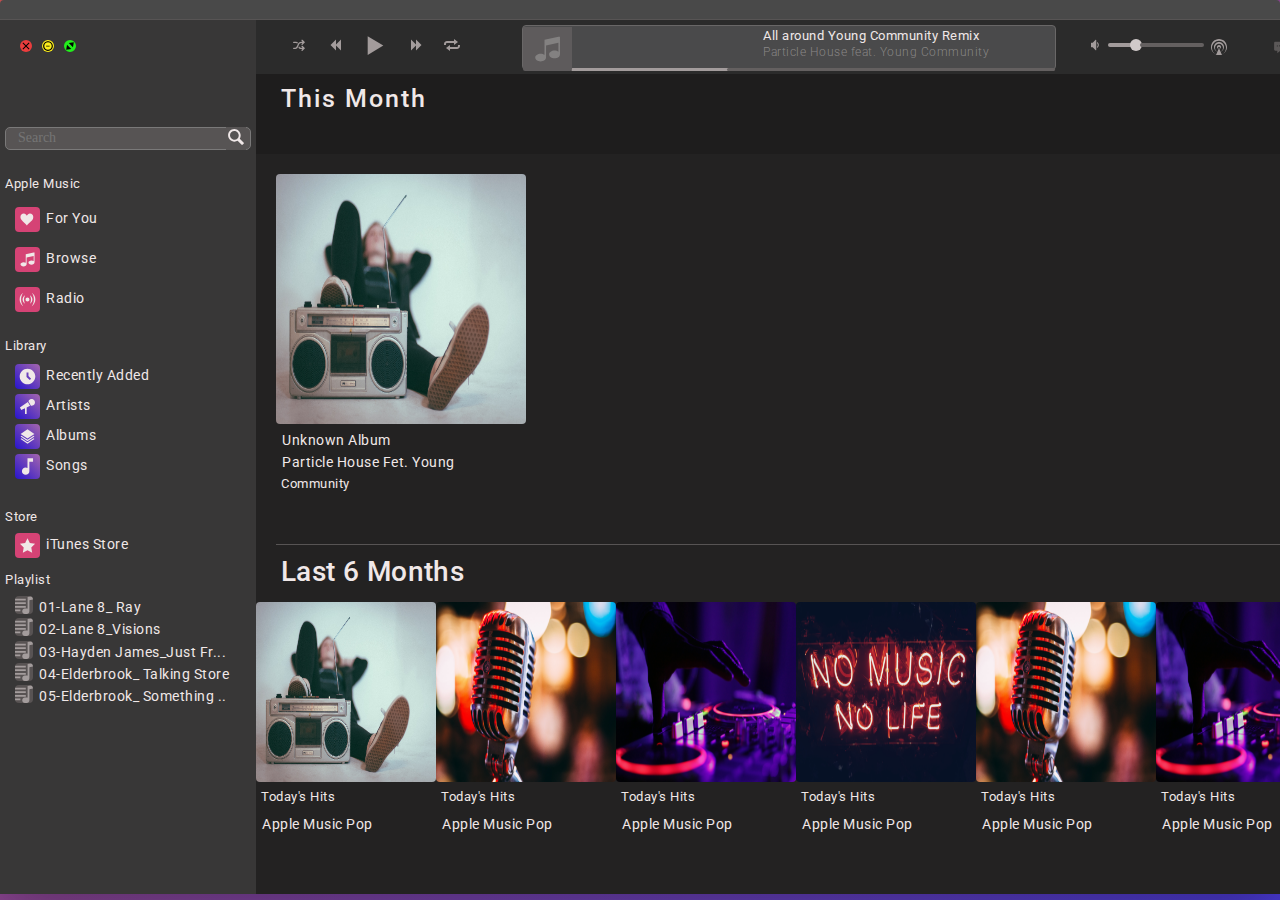
<file: recently.html>
<!DOCTYPE html>
<html lang="en">
<head>
    <meta charset="UTF-8">
    <meta name="viewport" content="width=device-width, initial-scale=1.0">
    <meta http-equiv="X-UA-Compatible" content="ie=edge">
    <title>Apple Music Player css</title>
    <link href="https://fonts.googleapis.com/css?family=Roboto:300,300i,400,400i,500,500i,700,700i&display=swap" rel="stylesheet">
    <link rel="stylesheet" type="text/css" href="/css/recently.css">
</head>
<body>
    <div class="container">
        <header class="header">
            <p>&nbsp;</p>
        </header>
        <div class="content">
            <nav class="sidebar">
                <div class="icons-1">
                    <svg class="search-icon-31">
                        <use xlink:href="./img/sprite.svg#icon-clear"></use>     
                    </svg>
                    <svg class="search-icon-32">
                        <use xlink:href="./img/sprite.svg#icon-minus1"></use>
                    </svg>
                    <svg class="search-icon-33">
                        <use xlink:href="./img/sprite.svg#icon-select-arrows"></use>
                    </svg>
                </div>
                <form action="#" class="search">
                    <input type="text" class="search-input" placeholder="Search">
                    <button class="search-button">
                        <svg class="search-icon-2">
                            <use xlink:href="./img/sprite.svg#icon-magnifying-glass"></use>
                        </svg>
                    </button>
                </form>

                <applemusic class="applemusic">
                    <h3>Apple Music</h3>
                    <div class="icons">
                        <div class="vv">
                            <svg class="search-icon">
                                <use xlink:href="./img/sprite.svg#icon-heart"></use>
                            </svg>
                            <p class="p"><a href="index.html">For You</a></p>
                        </div>
                        <div class="vv">
                            <svg class="search-icon">
                                <use xlink:href="./img/sprite.svg#icon-music"></use>
                            </svg>
                            <p class="p"><a href="browse.html">Browse</a></p>
                        </div>
                        <div class="vv">
                            <svg class="search-icon">
                                <use xlink:href="./img/sprite.svg#icon-feed"></use>
                            </svg>
                            <p class="p"><a href="radio.html">Radio</a></p>
                        </div>
                    </div>
                </applemusic>

                <library class="library">
                    <h3>Library</h3>
                    <div class="icons">
                        <div class="vv">
                        <svg class="search-icon-1">
                            <use xlink:href="./img/sprite.svg#icon-clock"></use>
                        </svg>
                        <p class="p"><a href="recently.html">Recently Added</a></p>
                    </div>
                    <div class="vv">
                        <svg class="search-icon-1">
                            <use xlink:href="./img/sprite.svg#icon-modern-mic"></use>
                        </svg>
                        <p class="p">Artists</p>
                    </div>
                    <div class="vv">
                        <svg class="search-icon-1">
                            <use xlink:href="./img/sprite.svg#icon-stack1"></use>
                        </svg>
                        <p class="p">Albums</p>
                    </div>
                        <div class="vv">
                        <svg class="search-icon-1">
                            <use xlink:href="./img/sprite.svg#icon-music_note"></use>
                        </svg>
                        <p class="p">Songs</p>
                    </div>
                    </div>
                </library> 

                <store class="store">
                    <h3>Store</h3>
                    <div class="vv">
                        <svg class="search-icon">
                            <use xlink:href="./img/sprite.svg#icon-star-full"></use>
                        </svg>
                        <p class="p"><a href="itunes.html">iTunes Store</a></p>
                    </div>   
                </store>
                <playlists class="playlist">
                    <h3>Playlist</h3>
                    <div class="vv">
                        <svg class="search-icon-4">
                            <use xlink:href="./img/sprite.svg#icon-music-playlist"></use>
                        </svg>
                            <p class="p">01-Lane 8_ Ray</p>
                    </div> 
                    <div class="vv">
                        <svg class="search-icon-4">
                            <use xlink:href="./img/sprite.svg#icon-music-playlist"></use>
                        </svg>
                            <p class="p">02-Lane 8_Visions</p>
                    </div> 
                    <div class="vv">
                        <svg class="search-icon-4">
                            <use xlink:href="./img/sprite.svg#icon-music-playlist"></use>
                        </svg>
                            <p class="p">03-Hayden James_Just Fr... </p>
                    </div> 
                        <div class="vv">
                            <svg class="search-icon-4">
                                <use xlink:href="./img/sprite.svg#icon-music-playlist"></use>
                            </svg>
                                <p class="p">04-Elderbrook_ Talking Store</p>
                        </div> 
                        <div class="vv">
                            <svg class="search-icon-4">
                                <use xlink:href="./img/sprite.svg#icon-music-playlist"></use>
                            </svg>
                                <p class="p">05-Elderbrook_ Something ..</p>
                        </div> 
                </playlists>

            </nav>
            <main class="app-view">
                <header-2 class="header-player">
                    <panel class="panel-right">
                        <div class="icons-1">
                            <svg class="search-icon-5">
                                <use xlink:href="./img/sprite.svg#icon-arrow-shuffle"></use>     
                            </svg>
                            <svg class="search-icon-5"> 
                                <use xlink:href="./img/sprite.svg#icon-backward"></use>
                            </svg>
                            <svg class="search-icon-54">
                                <use xlink:href="./img/sprite.svg#icon-play"></use>
                            </svg>
                            <svg class="search-icon-5">
                                <use xlink:href="./img/sprite.svg#icon-forward"></use>
                            </svg>
                            <svg class="search-icon-5">
                                <use xlink:href="./img/sprite.svg#icon-loop-alt3"></use>
                            </svg>
                        </div>
                    </panel>
                    <panel class="panel-center">
                        <h4>All around Young Community Remix</h4>
                        <p class="pa"> Particle House feat. Young Community </p>
                        <div class="aba">
                            <svg class="search-icon-73">
                                <use xlink:href="./img/sprite.svg#icon-music"></use>
                            </svg>
                            <svg class="search-icon-74">
                                <use xlink:href="./img/sprite.svg#icon-minus"></use>     
                            </svg>
                            <svg class="search-icon-75">
                                <use xlink:href="./img/sprite.svg#icon-minus"></use>     
                            </svg>
                        </div>
                    </panel>
                    <panel class="panel-right">
                        <div class="icons-1">
                            <svg class="search-icon-6">
                                <use xlink:href="./img/sprite.svg#icon-volume-low"></use>     
                            </svg>
                            <svg class="search-icon-64">
                                <use xlink:href="./img/sprite.svg#icon-minus"></use>     
                            </svg>
                            <svg class="search-icon-66"> 
                                <use xlink:href="./img/sprite.svg#icon-panorama_fish_eye"></use>
                            </svg>
                            <svg class="search-icon-65">
                                <use xlink:href="./img/sprite.svg#icon-minus"></use>     
                            </svg>
                                <svg class="search-icon-61">
                            <use xlink:href="./img/sprite.svg#icon-podcast"></use>
                                </svg>
                        </div>
                        <div class="icons-1">
                            <svg class="search-icon-62">
                                <use xlink:href="./img/sprite.svg#icon-chat"></use>
                            </svg>
                            <svg class="search-icon-62">
                                <use xlink:href="./img/sprite.svg#icon-format_list_bulleted"></use>
                            </svg>
                        </div>
                    </panel>
                </header-2>

                    <div class="main-screen">
                        <div class="bro1">
                            <h1>This Month</h1>
                        </div>
                        
                    </div>
                      
                    <div class="bro2">
                        <div class="listennow-1">
                            <img class="img" src="/img/6.jpg">
                            <p>Unknown Album </p>
                            <p>Particle House Fet. Young</p>
                            <h3>Community</h3>
                        </div>
                    </div>
                    <div class="main-screen-1">
                        <div class="bro11">
                            <h1 class="h11">Last 6 Months</h1>
                        </div>
                    </div>
                    <div class="bro3">
                        <div class="listennow-2">
                            <img class="imge" src="/img/6.jpg">
                            <h3>Today's Hits </h3>
                            <p>Apple Music Pop</p>
                        </div>
                        <div class="listennow-2">
                            <img class="imge" src="/img/7.jpg">
                            <h3>Today's Hits </h3>
                            <p>Apple Music Pop</p>
                        </div>
                        <div class="listennow-2">
                            <img class="imge" src="/img/8.jpg">
                            <h3>Today's Hits </h3>
                            <p>Apple Music Pop</p>
                        </div>
                        <div class="listennow-2">
                            <img class="imge" src="/img/9.jpg">
                            <h3>Today's Hits </h3>
                            <p>Apple Music Pop</p>
                        </div>
                        <div class="listennow-2">
                            <img class="imge" src="/img/7.jpg">
                            <h3>Today's Hits </h3>
                            <p>Apple Music Pop</p>
                        </div>
                        <div class="listennow-2">
                            <img class="imge" src="/img/8.jpg">
                            <h3>Today's Hits </h3>
                            <p>Apple Music Pop</p>
                        </div>
                    </div>
            
            
            </main>
        </div>
    </div>
    
</body>
</html>
</file>
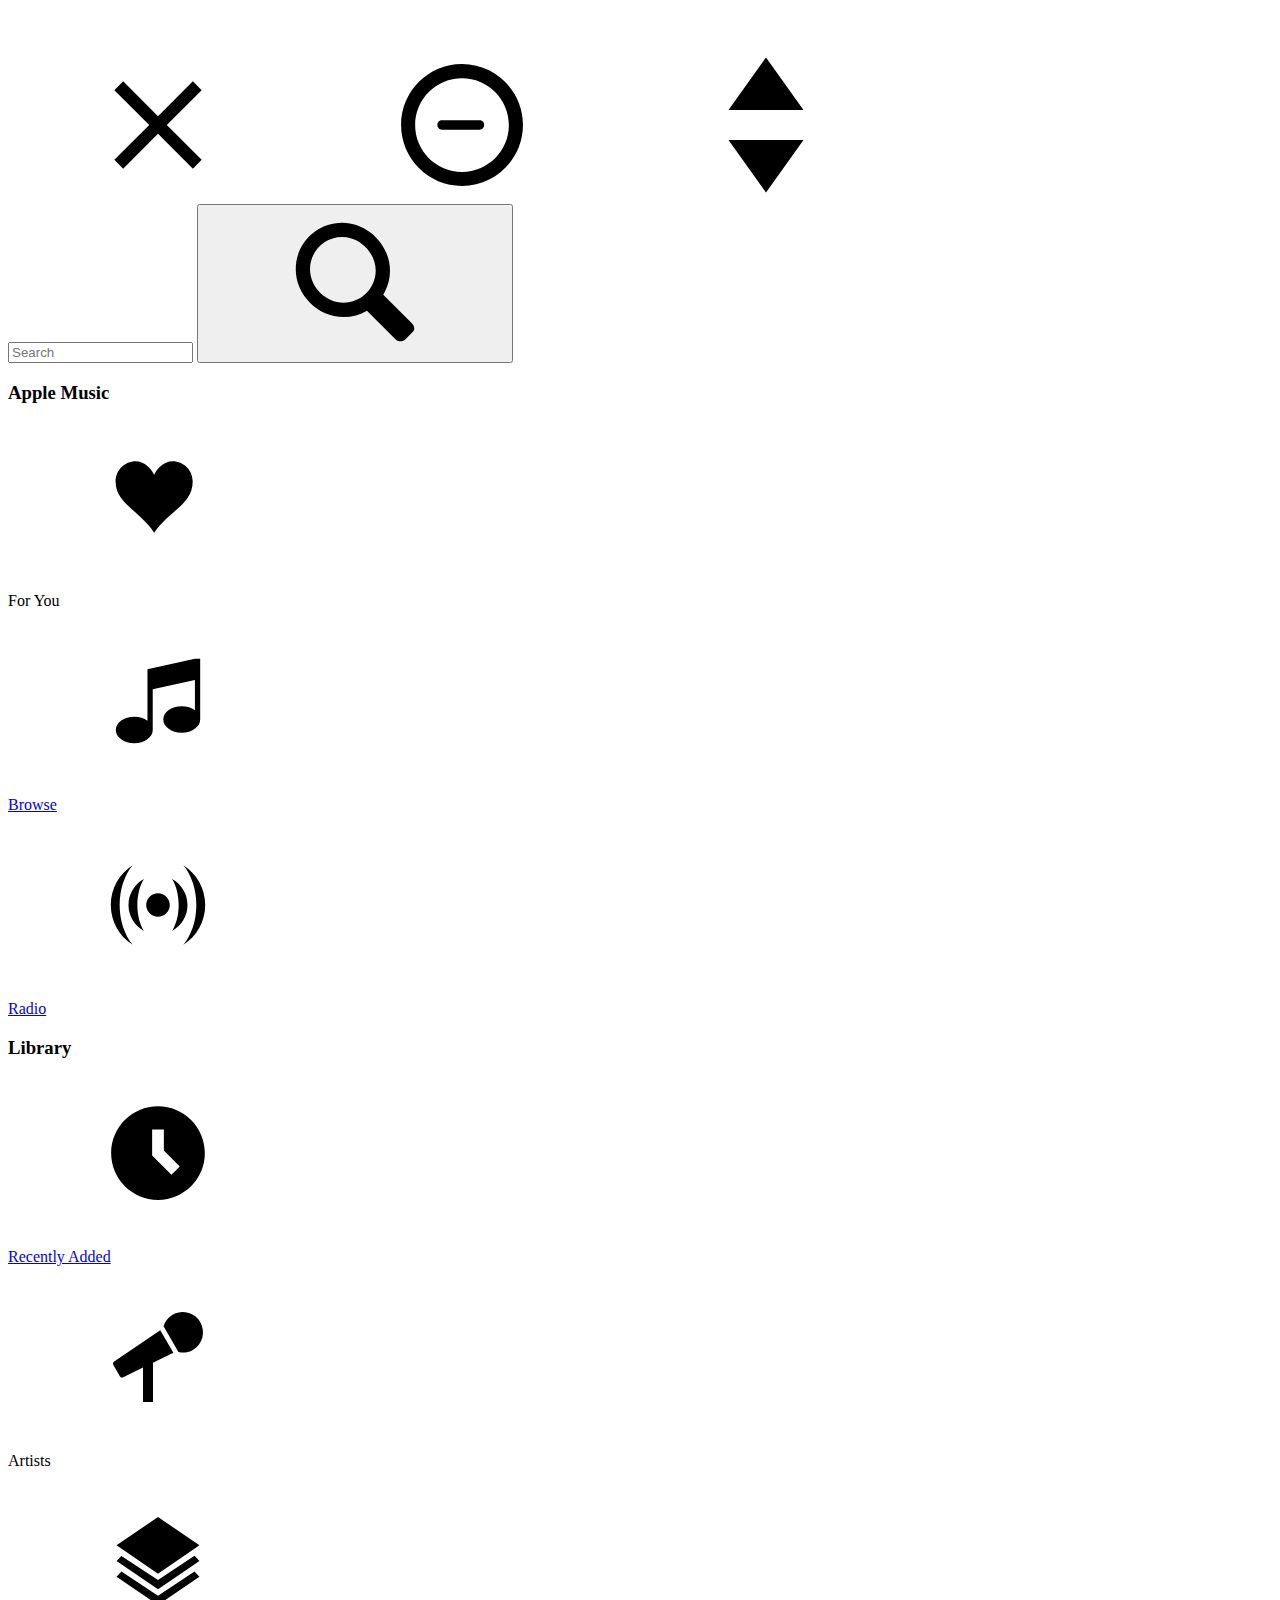
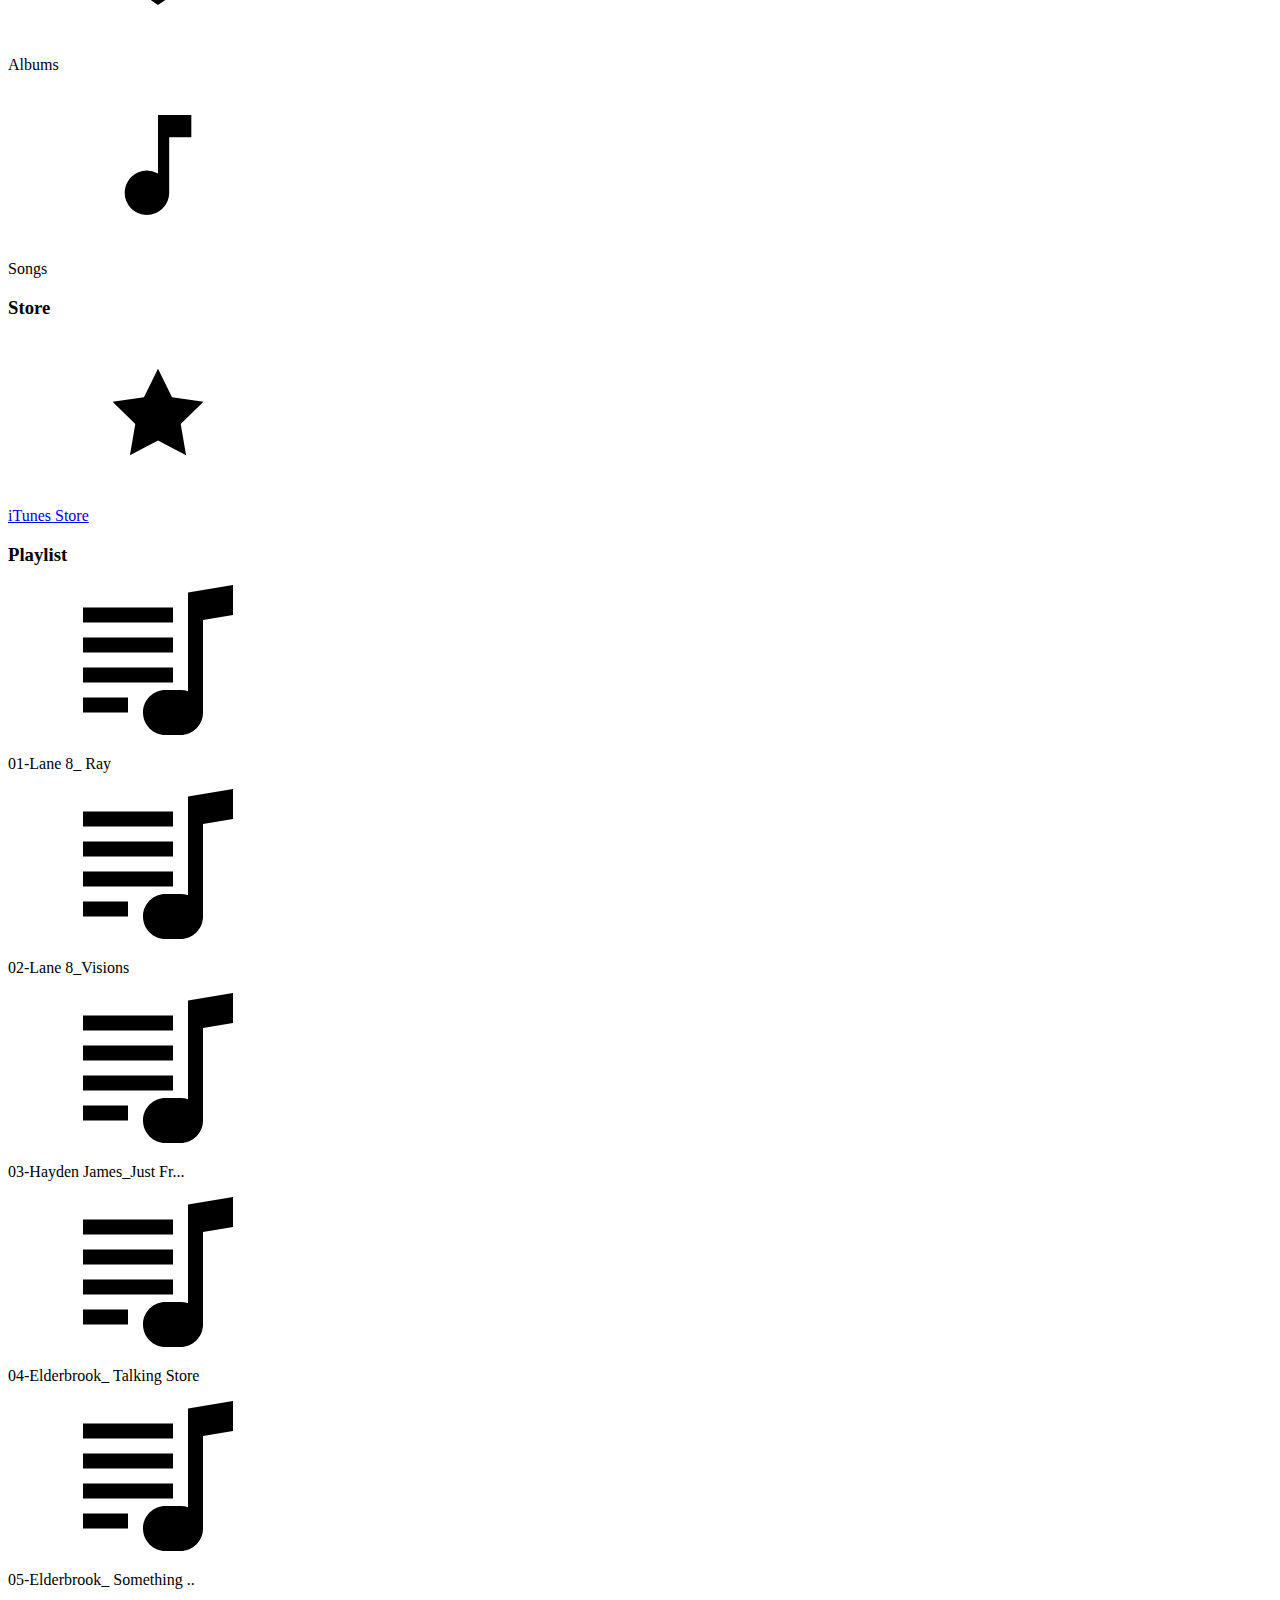
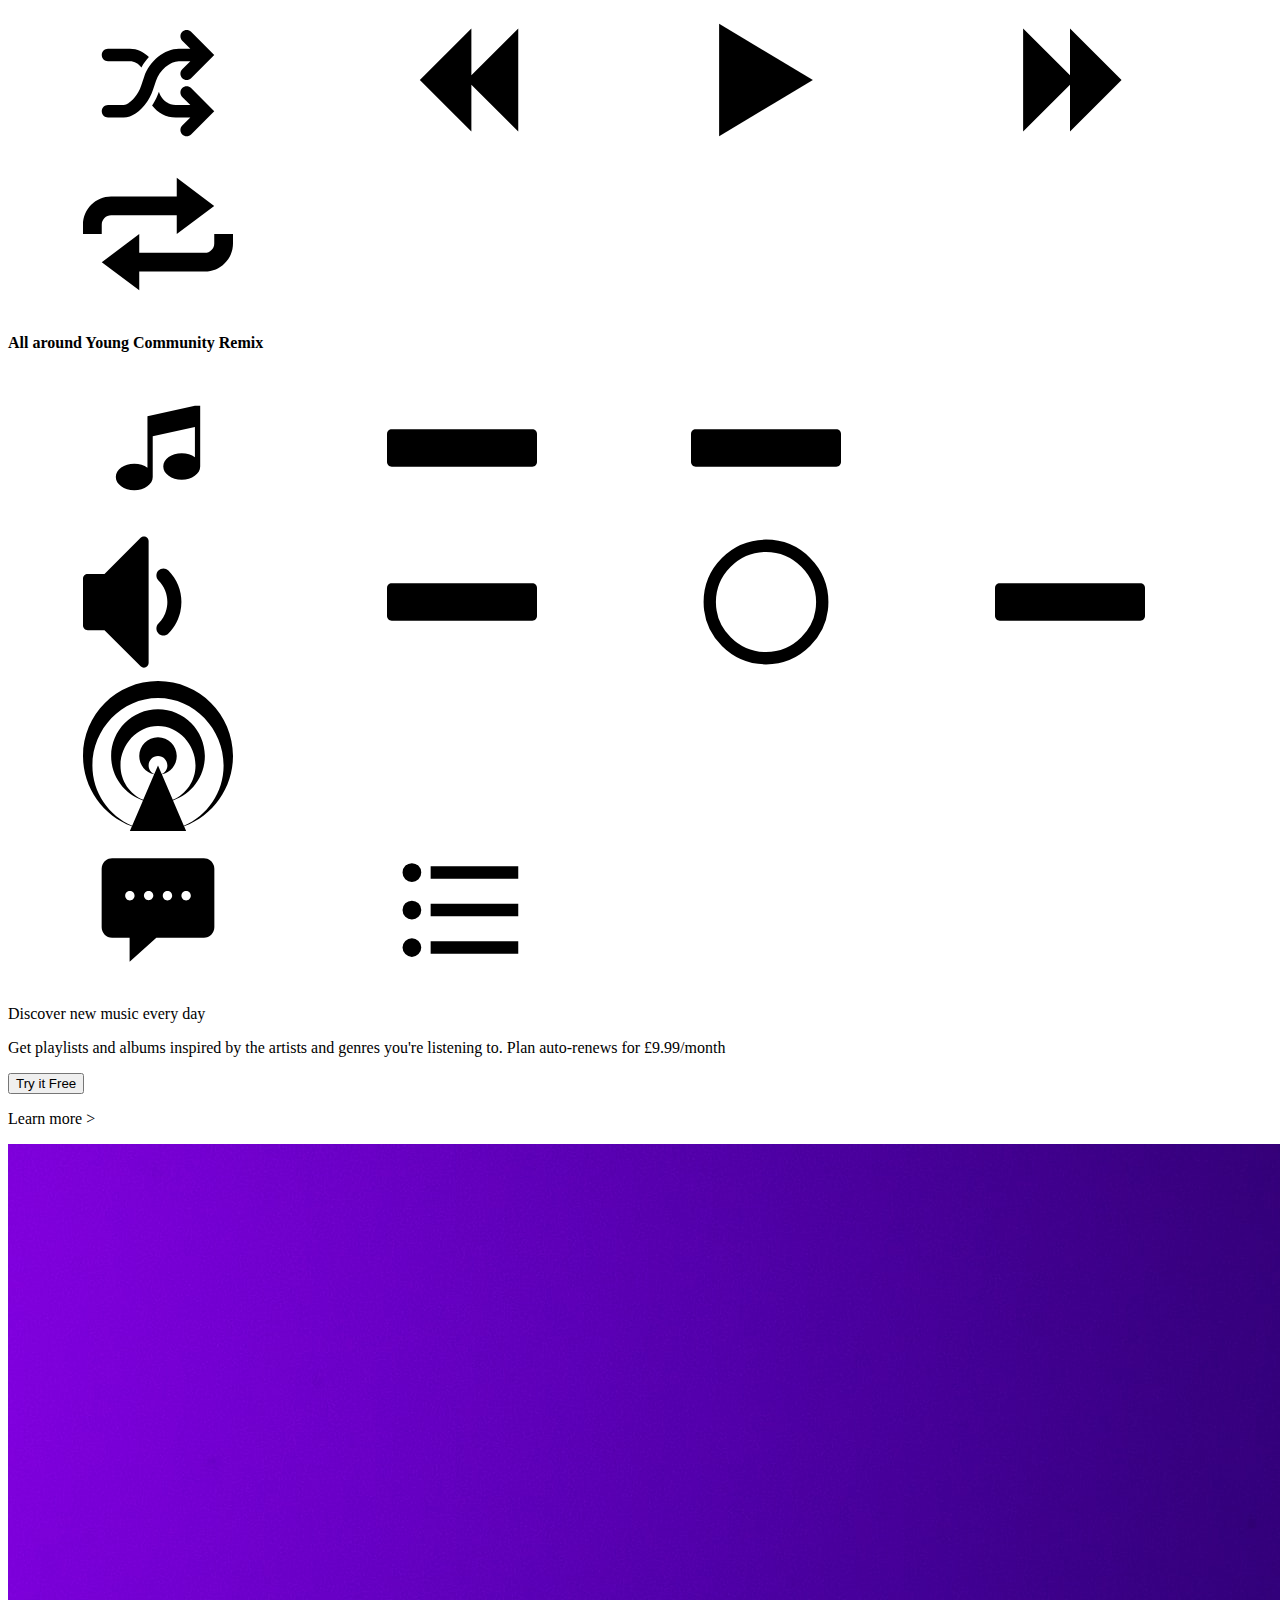
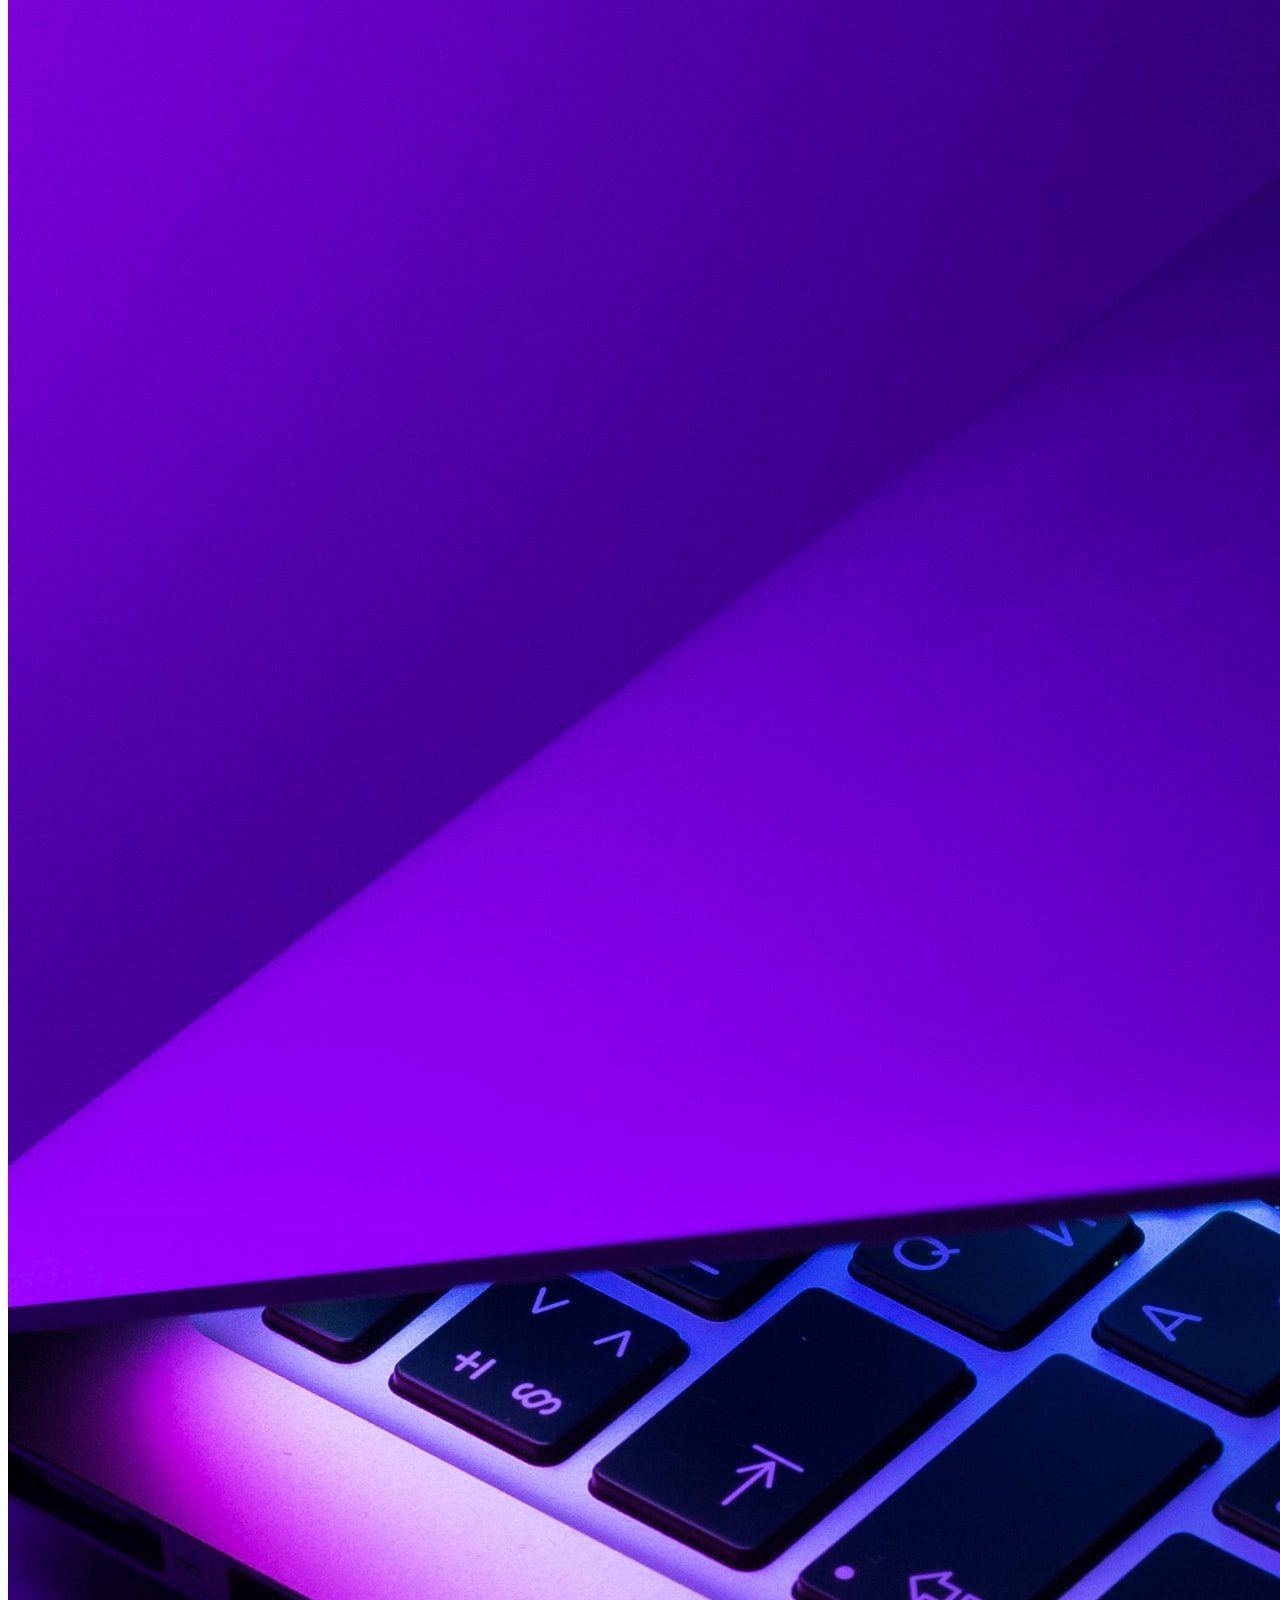
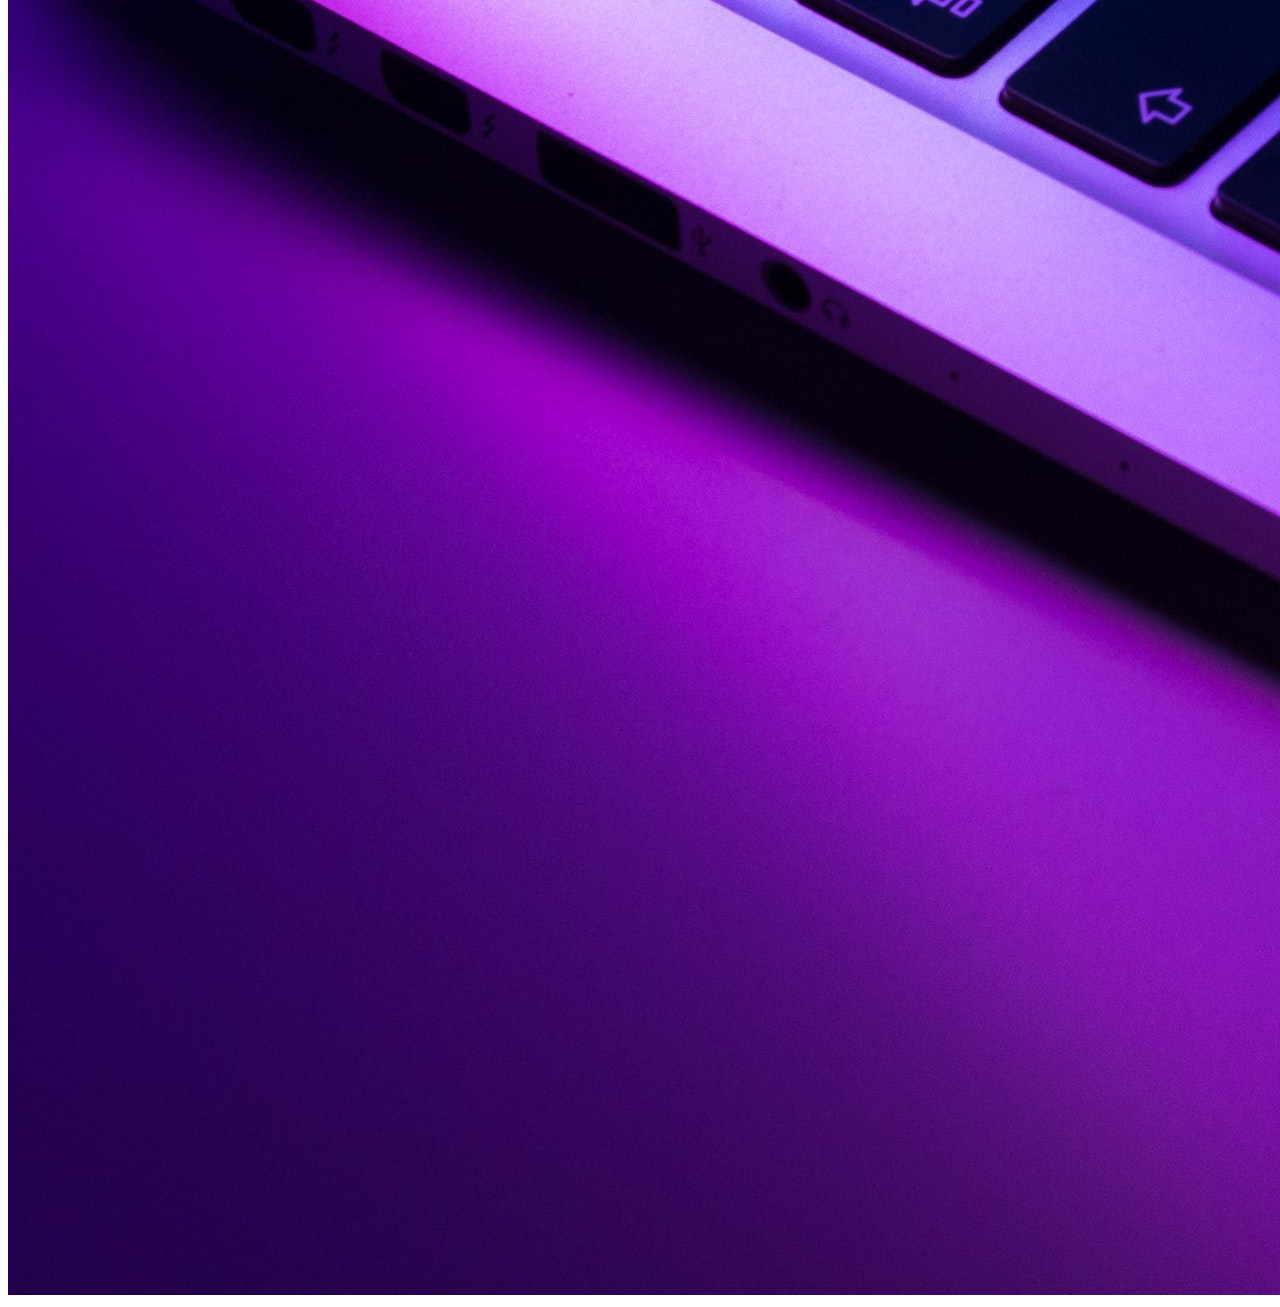
<file: songs.html>
<!DOCTYPE html>
<html lang="en">
<head>
    <meta charset="UTF-8">
    <meta name="viewport" content="width=device-width, initial-scale=1.0">
    <meta http-equiv="X-UA-Compatible" content="ie=edge">
    <title>Apple Music Player css</title>
    <link href="https://fonts.googleapis.com/css?family=Roboto:300,300i,400,400i,500,500i,700,700i&display=swap" rel="stylesheet">
    <link rel="stylesheet" type="text/css" href="/css/">
</head>
<body>
    <div class="container">
        <header class="header">
            <p>&nbsp;</p>
        </header>
        <div class="content">
            <nav class="sidebar">
                <div class="icons-1">
                    <svg class="search-icon-31">
                        <use xlink:href="./img/sprite.svg#icon-clear"></use>     
                    </svg>
                    <svg class="search-icon-32">
                        <use xlink:href="./img/sprite.svg#icon-minus1"></use>
                    </svg>
                    <svg class="search-icon-33">
                        <use xlink:href="./img/sprite.svg#icon-select-arrows"></use>
                    </svg>
                </div>
                <form action="#" class="search">
                    <input type="text" class="search-input" placeholder="Search">
                    <button class="search-button">
                        <svg class="search-icon-2">
                            <use xlink:href="./img/sprite.svg#icon-magnifying-glass"></use>
                        </svg>
                    </button>
                </form>

                <applemusic class="applemusic">
                    <h3>Apple Music</h3>
                    <div class="icons">
                        <div class="vv">
                            <svg class="search-icon">
                                <use xlink:href="./img/sprite.svg#icon-heart"></use>
                            </svg>
                                <p class="p"> For You</p>
                        </div>
                        <div class="vv">
                            <svg class="search-icon">
                                <use xlink:href="./img/sprite.svg#icon-music"></use>
                            </svg>
                                <p class="p"><a href="browse.html">Browse</a></p>
                        </div>
                        <div class="vv">
                            <svg class="search-icon">
                                <use xlink:href="./img/sprite.svg#icon-feed"></use>
                            </svg>
                            <p class="p"><a href="radio.html">Radio</a></p>
                        </div>
                    </div>
                </applemusic>

                <library class="library">
                    <h3>Library</h3>
                    <div class="icons">
                        <div class="vv">
                        <svg class="search-icon-1">
                            <use xlink:href="./img/sprite.svg#icon-clock"></use>
                        </svg>
                        <p class="p"><a href="recently.html">Recently Added</a></p>
                    </div>
                    <div class="vv">
                        <svg class="search-icon-1">
                            <use xlink:href="./img/sprite.svg#icon-modern-mic"></use>
                        </svg>
                        <p class="p">Artists</p>
                    </div>
                    <div class="vv">
                        <svg class="search-icon-1">
                            <use xlink:href="./img/sprite.svg#icon-stack1"></use>
                        </svg>
                        <p class="p">Albums</p>
                    </div>
                        <div class="vv">
                        <svg class="search-icon-1">
                            <use xlink:href="./img/sprite.svg#icon-music_note"></use>
                        </svg>
                        <p class="p">Songs</p>
                    </div>
                    </div>
                </library> 

                <store class="store">
                    <h3>Store</h3>
                    <div class="vv">
                        <svg class="search-icon">
                            <use xlink:href="./img/sprite.svg#icon-star-full"></use>
                        </svg>
                        <p class="p"><a href="itunes.html">iTunes Store</a></p>
                    </div>   
                </store>
                <playlists class="playlist">
                    <h3>Playlist</h3>
                    <div class="vv">
                        <svg class="search-icon-4">
                            <use xlink:href="./img/sprite.svg#icon-music-playlist"></use>
                        </svg>
                            <p class="p">01-Lane 8_ Ray</p>
                    </div> 
                    <div class="vv">
                        <svg class="search-icon-4">
                            <use xlink:href="./img/sprite.svg#icon-music-playlist"></use>
                        </svg>
                            <p class="p">02-Lane 8_Visions</p>
                    </div> 
                    <div class="vv">
                        <svg class="search-icon-4">
                            <use xlink:href="./img/sprite.svg#icon-music-playlist"></use>
                        </svg>
                            <p class="p">03-Hayden James_Just Fr... </p>
                    </div> 
                        <div class="vv">
                            <svg class="search-icon-4">
                                <use xlink:href="./img/sprite.svg#icon-music-playlist"></use>
                            </svg>
                                <p class="p">04-Elderbrook_ Talking Store</p>
                        </div> 
                        <div class="vv">
                            <svg class="search-icon-4">
                                <use xlink:href="./img/sprite.svg#icon-music-playlist"></use>
                            </svg>
                                <p class="p">05-Elderbrook_ Something ..</p>
                        </div> 
                </playlists>

            </nav>
            <main class="app-view">
                <header-2 class="header-player">
                    <panel class="panel-right">
                        <div class="icons-1">
                            <svg class="search-icon-5">
                                <use xlink:href="./img/sprite.svg#icon-arrow-shuffle"></use>     
                            </svg>
                            <svg class="search-icon-5"> 
                                <use xlink:href="./img/sprite.svg#icon-backward"></use>
                            </svg>
                            <svg class="search-icon-54">
                                <use xlink:href="./img/sprite.svg#icon-play"></use>
                            </svg>
                            <svg class="search-icon-5">
                                <use xlink:href="./img/sprite.svg#icon-forward"></use>
                            </svg>
                            <svg class="search-icon-5">
                                <use xlink:href="./img/sprite.svg#icon-loop-alt3"></use>
                            </svg>
                        </div>
                    </panel>
                    <panel class="panel-center">
                        <h4>All around Young Community Remix</h4>
                        <div class="aba">
                            <svg class="search-icon-73">
                                <use xlink:href="./img/sprite.svg#icon-music"></use>
                            </svg>
                            <svg class="search-icon-74">
                                <use xlink:href="./img/sprite.svg#icon-minus"></use>     
                            </svg>
                            <svg class="search-icon-75">
                                <use xlink:href="./img/sprite.svg#icon-minus"></use>     
                            </svg>
                        </div>
                    </panel>
                    <panel class="panel-right">
                        <div class="icons-1">
                            <svg class="search-icon-6">
                                <use xlink:href="./img/sprite.svg#icon-volume-low"></use>     
                            </svg>
                            <svg class="search-icon-64">
                                <use xlink:href="./img/sprite.svg#icon-minus"></use>     
                            </svg>
                            <svg class="search-icon-66"> 
                                <use xlink:href="./img/sprite.svg#icon-panorama_fish_eye"></use>
                            </svg>
                            <svg class="search-icon-65">
                                <use xlink:href="./img/sprite.svg#icon-minus"></use>     
                            </svg>
                                <svg class="search-icon-61">
                            <use xlink:href="./img/sprite.svg#icon-podcast"></use>
                                </svg>
                        </div>
                        <div class="icons-1">
                            <svg class="search-icon-62">
                                <use xlink:href="./img/sprite.svg#icon-chat"></use>
                            </svg>
                            <svg class="search-icon-62">
                                <use xlink:href="./img/sprite.svg#icon-format_list_bulleted"></use>
                            </svg>
                        </div>
                    </panel>
                </header-2>
                <div class="big-screen">
                    <div class="title-b">
                        <p class="p1">Discover new music every day</p>
                    </div>
                    <div class="title">
                        <p class="p2">Get playlists and albums inspired by the artists and genres you're listening to.
                            Plan auto-renews for £9.99/month</p>
                    </div>
                    <div class="btn">
                        <button class="button">Try it Free</button>
                        <p class="simple-btn">Learn more ></p>
                    </div>
                    <div class="photo">
                        <img src="/img/1.jpg" alt="Macbook" class="pic">
                    </div>
                 </div>
            
            </main>
        </div>
    </div>
    
</body>
</html>
</file>
<file: css/style.css>
:root {
    --color-primary: #3C3A2A;
    --color-grey-dark: #262523;
    --color-black-light: ##A0A0A0;
    --color-black-light-1: ##A9A5A0;
    --color-grey-light-2: #2b2b2b;
    --color-grey-light-3: #494949;
    --color-grey-light-4: #f0e8e8;
    
    --shadow-dark: 0 2rem 6rem rgba(0,0,0,.3);
    --shadow-light: 0 2rem 5rem rgba(0,0,0,.06);
    --line: 1px solid var(--color-grey-light-2); 
}

  
* {
    margin: 0;
    padding: 0;
 }
  
  *,
  *::before,
  *::after {
    box-sizing: inherit; 
}

html {
    box-sizing: border-box;
    font-size: 62.5%;  /* 1rem=10px, 10px/16px= 62.5%  */
   
}

@media only screen and (max-width: 77.6em) {  /*   1242/16= */
    nav{
        font-size: 50% ;
       
    }
  }
@media only screen and (max-width: 73.75em) {  
    nav {
        font-size: 50% ;
    }
  }
@media only screen and (max-width: 71.9em) {  /*   1150px/16=71.9em*/
    nav {
        font-size: 50% ; /* 1rem=8px  decrees 8px/16px=50%       */ 
    }
  }

  @media only screen and (max-width: 66.25em) {    /*   1060px/16=66.25em*/
    nav {
        font-size: 50% ; /* 1rem=6px  decrees 6px/16px=37.5%*/ 
    }
  }
  @media only screen and (max-width: 56.25em) {    /*   900px/16= */
    nav {
        font-size: 50% ; 
    }
 }  

body {
    font-family: 'Roboto', sans-serif;
    font-weight: 400;
    line-height: 1.6;
    color: var(--color-grey-light-4);
    background-image: linear-gradient(to right bottom, rgba(206, 78, 78, 0.979), rgba(46, 28, 206, 0.87));
    background-size: cover;
    background-repeat: no-repeat;
    box-shadow: var(--box-shadow);
    overflow-x: hidden;
    width:100vw;
    margin: 0 auto;
    min-height: 100vh;
 }

 @media only screen and (max-width: 61.25em) { 
    body{
        background-image: linear-gradient(to right bottom, #fff, #fff);
    }
  }

 

/*****************************************************************/
 /*****************
 font-family: 'Great Vibes', 🤪
 /***************************************************************/

 .container {
    max-width: 144rem; /* 1440px */
    margin: 8rem auto;
    background-color: var(--color-grey-dark);
    box-shadow: var(--shadow-dark);
    min-height: 50rem;   
 }
 @media only screen and (max-width: 90em) {
    .container {
      margin: 0; 
      max-width: 100%;
      width: 100%;
    }
  }
  @media only screen and (max-width:65.3em) {    
    .container {
        min-height: 40rem;
        max-width: 100%;
        width: 100%;
    }
  }
  @media only screen and (max-width: 64.25em) {
    .container {
      margin: 0; 
      max-width: 1280em;
      width: 100%;
    }
  }

 
  @media only screen and (max-width:62.5em) {    
    .container {
        min-height: 40rem;
        max-width: 100%;
        width: 100%;
    }
  }

  @media only screen and (max-width: 61.25em )and (max-height: 56.25em) {    
    .container {
        min-height: 40rem;
        max-width: 100%;
        width: 100%;
    }
  }

  @media only screen and (max-width: 48em) {    
    .container {
        min-height: 40rem;
        width: 100%;
        margin: 8rem auto;
    }
  }



 .content {
      display: flex;
 }

 .header {
     height: 2rem; 
     width: 100%;
     background-color: var(--color-grey-light-3);
     /*border-bottom: var(--color-grey-light-2); */
     border-bottom: .2px solid rgb(87, 84, 84);
 }

 @media only screen and (max-width: 61.25em) { 
    .header{
        display: none;
        margin: 0;
    }
  }



/*****************************************************************/
/***************** SIDEBAR *************************************/
/***************************************************************/
 .sidebar{
    background-color: var(--color-grey-light);
    flex: 0 0 20%;  /* 0=flex-grow(not to grow more than the width; 0=flex-shrink(i do not want to shrink; 18%=flex-bases(size width*/
    min-height: 60rem;
    width: 10%;
    margin-right: 5px; 
 }

.search {
    display: flex;
    flex-direction: row;
    justify-content: flex-end;
    align-items: center;
    margin-right: 10px;
    margin-top:30px;
    height: 8vh;
   

}

.search input{
    font-family: inherit1;
    font-size:inherit;
    color: inherit;
    border: 1px solid #7a7979; 
    padding: .5rem 1.2rem;
    border-radius: 5px;
    background-color: #575454;
    width: 100%;
    margin-right: -2.5rem;
 
}
.search input:focus{
    outline: none;
    width: 100%;
    border: 2px solid rgb(81, 139, 214);
    transition: all .2s;
}

.search input::-webkit-input-placeholder{
   font-weight: 300;

   color: 7a7979;
   font-size: 1.4rem;
  
}


.search input + .search-button {
    background-color: #575454;
}




.search-button {
 border: none;
 background-color: #575454;
}

.search-button:focus {
    outline: none;
}

.search-icon {
    width: 2.5rem;
    height: 2.5rem; 
    margin: 0 0 0 15px ;
    background-color: #D54375;
    border-radius: 4px;  
    fill: var(--color-grey-light-4); 
 
}

.search-icon-2 {  /* small search icon only*/
    width: 2rem;
    height: 2rem; 
    fill: var(--color-grey-light-4);

}

.search-icon-1 {
    width: 2.5rem;
    height: 2.5rem; 
    margin: 0 0 0 15px ;
    background-image: linear-gradient(to left bottom, rgba(192, 114, 202, 0.801), rgba(37, 15, 228, 0.87));

    border-radius: 4px; 
     
}


.search-icon-31 {  /* small close/minus icon only*/
    width: 1.2rem;
    height: 1.2rem; 
    background-color: rgb(235, 61, 61);
    margin: 5px;
    border-radius: 50%;
}
.search-icon-32 {  /* small close/minus icon only*/
    width: 1.2rem;
    height: 1.2rem; 
    background-color: rgb(253, 238, 27);
    margin: 5px;
    border-radius: 50%;
}

.search-icon-33 {  /* small close/minus icon only*/
    width: 1.2rem;
    height: 1.2rem; 
    background-color: rgb(34, 238, 27);
    margin: 5px;
    border-radius: 50%;
    transform: rotate(45deg);
}

.search-icon-4 { 
    width: 1.8rem;
    height: 1.8rem; 
    background-color: #585353;
    margin: 3px;
    margin: 0 0 0 15px ;
    border-radius: 4px;
    fill: #a39c9c;
}

@media only screen and (max-width: 62.5em) {
    .search-icon-4 ,
    .search-icon,
    .search-icon-1 {
        width: 1.6rem;
        height: 1.6rem; 
        margin: 3px;
    }
  }



.search-icon-5 { 
    width: 1.6rem;
    height: 1.6rem; 
    background-color: transparent;
    margin: 3px;
    margin: 0 0 0 20px ;
    border-radius: 4px;
    fill: #a39c9c;
   
}

.search-icon-54 { 
    width: 2.5rem;
    height: 2.5rem; 
    background-color: transparent;
    margin: 3px;
    margin: -4px 0 0 20px ;
    border-radius: 4px;
    fill: #a39c9c;
   
}

.search-icon-6 { 
    width: 1.2rem;
    height: 1.2rem; 
    background-color: transparent;
    margin: 3px;
    margin: 0 -15px 0 20px ;
    border-radius: 4px;
    fill: #a39c9c;
   
}
.search-icon-61 { 
    width: 1.6rem;
    height: 1.6rem; 
    background-color: transparent;
    margin: 3px;
    margin: 0 0 0 -15px ;
    border-radius: 4px;
    fill: #a39c9c;
   
}
.search-icon-64 {  /*fish-eye icon */
    width: 2.4rem;
    height: .4rem; 
    background-color: #a39c9c;
    margin: 3px;
    margin: 4px -22px 0 20px ;
    border-radius: 4px;
    fill: #a39c9c;
 }

.search-icon-65 {  /*fish-eye icon */
    width: 6.4rem;
    height: .4rem; 
    background-color: #646060;
    margin-left: 3px;
    margin: 4px 22px 0 20px ;
    border-radius: 4px;
    fill: #646060; 
}
.search-icon-73 {
    width: 6rem;
    height: 4.4rem; 
    margin: -4rem 0px 0px 0px ;
    background-color: rgb(94, 91, 92);
    border: none;  
    fill:#838181; 
    border-radius: 0 0 2px 2px;
    z-index: 10;
 
}

.search-icon-74 {  
    width: 20rem;
    height: .3rem; 
    background-color: #a39c9c;
 
    margin: 2px -28px 0 -1px ;
    border-radius: 4px;
    fill: #a39c9c;
}

 .search-icon-75 {  
    width: 40rem;
    height: .3rem; 
    background-color: #646060;

    margin: 2px 0 0 20px ;
    border-radius: 4px;
    fill: #646060; 
}


.search-icon-66 {  /*fish-eye icon */
    width: 1.2rem;
    height: 1.2rem; 
    background-color: #d1caca;
    margin: 3px;
    margin: 0 -22px 0 20px ;
    border-radius: 50%;
    fill: #d1caca; 
}

.search-icon-62 { 
    width: 1.7rem;
    height: 1.7rem; 
    background-color: transparent;
    margin: 0 0 0 15px ;
    border-radius: 4px;
    fill: #a39c9c65;

}


.icons {
    display: flex;
    flex-direction: column;
    justify-content: space-around;
    height: 120px;
    fill: var(--color-grey-light-4);
}


.icons-1 {
    display: flex;
    flex-direction: row;
    justify-content: flex-start;
    padding: 15px;
}

.applemusic {
    display: flex;
    flex-direction: column;

    height: 18vh;
    width: 20vw;
}



.library {
    display: flex;
    flex-direction: column;
  
    display: flex;
    height: 19vh;
    width: 20vw;  
}

.store {
    display: flex;
    flex-direction: column;
  
    display: flex;
    height: 7vh;
    width: 20vw;}

@media only screen and (max-width: 71.9em) {  /*   1150px/16=71.9em*/
    .applemusic,
     .library,
     .store,
     .playlist {
        min-height: 5vw;
    }
  }
  @media only screen and (max-width: 62.5em) {  /*   1150px/16=71.9em*/
    .applemusic,
     .library,
     .playlist {
        height: 17vh;
    }
  }
  @media only screen and (max-width: 48em) {  /*   1150px/16=71.9em*/
    .applemusic,
     .library,
     .playlist {
        height: 14vh;
    }
  }
  @media only screen and (max-width: 48em) {  /*   1150px/16=71.9em*/
    .store{
        height: 5vh;
    }
  }




h3 {
    font-size:1.3rem;
    font-weight: 400;
    letter-spacing: .5px;
    text-decoration: uppercase;
    color: var(--color-grey-light-1);
    margin:0 0 .5rem .5rem ;
}
h4 {
    margin-left: 24rem;
    font-size: 1.3rem;
    font-weight: 400;
    letter-spacing: .5px;
    text-decoration: uppercase;
    color: var(--color-grey-light-1);
}

h4::after {
    content:'Particle House feat. Young Community';
    display: block;
    font-size:1.2rem;
    font-weight: 300;
    letter-spacing: .5px;
    text-decoration: uppercase;
    color: rgba(175, 170, 170, 0.63);


}

  @media only screen and (max-width: 77.6em) {  /*   1242/16= */
    h4 {
        font-size: 1.2rem ;
        margin-left: 20rem;}
    .pa  {
            font-size: 1.2rem ;
        }
  }
@media only screen and (max-width: 73.75em) {  
    h4 {
        font-size: 1.2rem ;
        margin-left: 18rem;
    }
    .pa  {
        font-size: 1.rem;}
    id.aba {
        margin-top: -4px;
    }
        
    /*.search-icon-73 {
        width: 5rem;
        height: 3.4rem; }*/
  } 
@media only screen and (max-width: 72.5em) {  /*   1150px/16=71.9em*/
    h4 {
        font-size: 1rem ; /* 1rem=8px  decrees 8px/16px=50%       */ 
        margin-left: 16rem;}
        h4::after { font-size: 1rem}  
  }

  @media only screen and (max-width: 68.75em) {    /*   1060px/16=66.25em*/
    h4 {
        margin-left: 10rem;
        font-size: 1.1rem ; /* 1rem=6px  decrees 6px/16px=37.5%*/ }
        h4::after { font-size: 1rem}
  }
  
  @media only screen and (max-width: 56.25em) {    /*   900px/16= */
    h4  {
        font-size: 1rem ; 
        margin-left: 10rem;}
 }  


.playlist {
    display: flex;
    flex-direction: column;
  
    display: flex;
    height: 20vh;
    width: 20vw;
}

/***************************************************************/
/***************************************************************/


    
 .app-view{
    background-color: var(--color-grey-light-2);
    flex: 1;   /*  👉or flex: 0 0 80%; bye using flex 1 means the element should grow as much has the element can*/
 }

 .header-player {
    height: 4rem;
    background-color: var(--color-grey-light);
    border-bottom: var(--color-grey-light-2);
 }



 .wrap {
    display: flex;
    background-color: var(--color-grey-light-2);
    flex: 0 0 80%;
 }

 .view-playlist {
    flex: 0 0 25%;
    
 }

 .view-playlist1 {
    flex: 1;      /* 👉  0 0 75%; */
 }


 .vv {
     display:flex; 
     position: relative;  
 }

 .vv:link,
 .vv:visited {
    color: #9e9797;
    text-decoration: none;
    text-transform:none;
    display:block;
    position: relative; 
    z-index: 100;
    display: flex;
    align-items: center;
    width: 95%;

 }
/*     not working   
 .vv:not(:last-child){
     margin-bottom: .5rem;
 }


 .vv::before {
     content:"";
     position: absolute;
     top:0;
     left:0;
     height: 100%;
     width: 3px;
    
     transform: scaleY(0);
     transition: transform all .1s,
                 width .4 cubic-bezier(1,0,0,1) .2s;
 }

 .vv:hover::before {
     transform: scaleY(1);
     width: 87%;  
 }    */

 .p,
 a { 
     margin-left: 6px;
     font-size:1.4rem;
     font-weight: 400;
     letter-spacing: .5px;
     text-decoration: capital;
     color: var(--color-grey-light-1);
     list-style: none;
     text-decoration: none;

 }


@media only screen and (max-width: 72.5em) {  /*   1150px/16=71.9em*/
    .p {
        font-size: 1.1rem;
    }
  }
  @media only screen and (max-width: 61.25em) {  /*   1150px/16=71.9em*/
    .p {
        font-size: .9rem;
    }
  }
  @media only screen and (max-width: 48em) {  /*   1150px/16=71.9em*/
    .p {
        font-size: .8rem;
    }
  }

 a {
    margin-left: 0px;
}



 /***************************************************************/
/****************************MEDIA CONTROLS&PLAYER***********************************/


.header-player {
    display: flex;
    height: 6vh;
    align-items: center;
    justify-content: space-between;
}


.panel-right {
    flex:1;
    display: flex;
    justify-content: space-between;
}

.panel-center {
    background-color: rgba(76, 76, 77, 0.966);
    height: 45px;
    width: 20rem;
    flex:2; 
    border: .5px solid rgb(105, 103, 103);
    border-radius: 4px;  
}


.aba {
    display: flex;
    justify-content: space-around;
   
}


.panel-left {
    flex:1;
}
  


.big-screen {
   background-image: linear-gradient(180deg, rgb(240, 93, 137) 10%, rgb(47, 219, 241) 80%); 
    height: 85vh;
    width: 100%;

    display: grid;
    grid-template-columns: 1fr repeat(10, 8rem) 1fr;
    grid-template-rows:  repeat(9, 1fr);
    align-items:center;  
}

.title-b {
    grid-row: 2 / span 1;
    grid-column: 3 / span 8;
    
}

.p1 {
    text-align: center;
    font-size: 5rem;
    letter-spacing: .2rem;
    line-height: 55px;
    font-weight: 400;
    padding: .5rem;
    text-decoration: none;
    color: #fff;
    text-transform: initial;
    padding: 0 2rem;
}

.title {
    grid-row: 3 / span 1;
    grid-column: 4 / span 6;
}

.p2 {
    font-size: 1.5rem;
    letter-spacing: 1px;
    font-weight: 400;
    line-height: 1.9rem;
    text-decoration: none;
    color: rgb(236, 226, 226);
    text-transform: initial;
    text-align: center;
    padding: 0px 4.5rem;

}

.btn {
    grid-row: 4 / span 1;
    grid-column: 6 / span 2;
    box-shadow: none;
    
}

.button {
    background-color:#fff;

    height: 3rem;
    width: 16rem;
    border-radius: 6px; 
    font-size: 1.2rem;
    letter-spacing: 1px;
    font-weight: 300;
    color:rgb(14, 95, 247);
    text-transform: capital;
    box-shadow: none; 
    margin: 0 0  2rem 0;  
}

.simple-btn {
    display: grid;
    justify-content: center;
    align-items: center ;

    grid-row: 5 / span 1;
    grid-column: 6 / span 2;
    
    font-size: 1.4rem;
    letter-spacing: .5px;
    font-weight: 300;
    line-height: 1.9rem;
    color:#fff;
    
    margin: 0 0  2rem 0;
   
}



.photo {
    display: grid;
    grid-row: 6 / span 4;
    grid-column: 2 / span 10;
    width: 100%;
    height: 100%;  
}

@media only screen and (max-width: 68.75em) {    /*   900px/16= */
    .photo {
        grid-column: 3 / span 8;
    }
 } 


.pic {
    width: 100%;
    height: 100%;
    object-fit: cover;
    display: block;
    position: relative;

    border-top-left-radius: 15px;
    border-top-right-radius: 15px;
    box-shadow: var(--shadow-dark); 
}
</file>
<file: css/browse.css>
:root {
    --color-primary: #3C3A2A;
    --color-grey-dark: #262523;
    --color-black-light: ##A0A0A0;
    --color-black-light-1: ##A9A5A0;
    --color-grey-light-2: #2b2b2b;
    --color-grey-light-3: #494949;
    --color-grey-light-4: #f0e8e8;
    --color-grey-light-5: #383737;
    


    --shadow-dark: 0 2rem 6rem rgba(0,0,0,.3);
    --shadow-light: 0 2rem 5rem rgba(0,0,0,.06);
    --line: 1px solid var(--color-grey-light-2); 
}
  
* {
    margin: 0;
    padding: 0;
 }
  
  *,
  *::before,
  *::after {
    box-sizing: inherit; 
}

html {
    box-sizing: border-box;
    font-size: 62.5%;  /* 1rem=10px, 10px/16px= 62.5%  */
}
@media only screen and (max-width: 77.6em) {  /*   1242/16= */
    html {
        font-size: 50% ;
       
    }
  }
@media only screen and (max-width: 71.9em) {  /*   1150px/16=71.9em*/
    html {
        font-size: 50% ; /* 1rem=8px  decrees 8px/16px=50%       */ 
    }
  }

  @media only screen and (max-width: 66.25em) {    /*   1060px/16=66.25em*/
    html {
        font-size: 37.5% ; /* 1rem=6px  decrees 6px/16px=37.5%*/ 
    }
  }
  @media only screen and (max-width: 56.25em) {    /*   900px/16= */
    html {
        font-size: 30.5% ; 
    }
  }

body {
    font-family: 'Roboto', sans-serif;
    font-weight: 400;
    line-height: 1.6;
    color: var(--color-grey-light-4);
    background-image: linear-gradient(to right bottom, rgba(206, 78, 78, 0.979), rgba(46, 28, 206, 0.87));
    background-size: cover;
    background-repeat: no-repeat;
    box-shadow: var(--box-shadow);
    overflow-x: hidden;

    min-height: 100vh;

    

 }

/*****************************************************************/
 /*****************
 font-family: 'Great Vibes', 🤪
 /***************************************************************/

 .container {
    max-width: 144rem; /* 1440px */
    margin: 8rem auto;
    background-color: var(--color-grey-light-3);
    box-shadow: var(--shadow-dark);
    border-radius: 4px;


    min-height: 50rem;
 }
 @media only screen and (max-width: 90em) {
    .container {
      margin: 0; 
      max-width: 100%;
      width: 100%;
    }
  }


 .content {
      display: flex;
  
 }

 .header {
    height: 2rem; 
    width: 100%;
     background-color: var(--color-grey-light);
     /*border-bottom: var(--color-grey-light-2); */
     border-bottom: .2px solid rgb(87, 84, 84);
 }

 @media only screen and (max-width: 71.9em) {   /* 1150px/16=71.9em */
    .header {
      max-width: 100%;
    }
  }

  @media only screen and (max-width: 63em) {
    .header {
      max-width: 100%;
    }
  }


/*****************************************************************/
/***************** SIDEBAR *************************************/
/***************************************************************/
 .sidebar{
    background-color: var(--color-grey-light-5);
    flex: 0 0 20%;  /* 0=flex-grow(not to grow more than the width; 0=flex-shrink(i do not want to shrink; 18%=flex-bases(size width*/
    min-height: 60rem;
    width: 10%;
    margin-right: 0px; 
 }

.search {
    display: flex;
    flex-direction: row;
    justify-content: flex-end;
    align-items: center;
    margin-right: 10px;
    margin-top:30px;
    height: 8vh;
   

}

.search input{
    font-family: inherit1;
    font-size:inherit;
    color: inherit;
    border: 1px solid #7a7979; 
    padding: .5rem 1.2rem;
    border-radius: 5px;
    background-color: #575454;
    width: 100%;
    margin-right: -2.5rem;
 
}
.search input:focus{
    outline: none;
    width: 100%;
    border: 2px solid rgb(81, 139, 214);
    transition: all .2s;
}

.search input::-webkit-input-placeholder{
   font-weight: 300;

   color: 7a7979;
   font-size: 1.4rem;
  
}


.search input + .search-button {
    background-color: #575454;
}




.search-button {
 border: none;
 background-color: #575454;
}

.search-button:focus {
    outline: none;
}

.search-icon {
    width: 2.5rem;
    height: 2.5rem; 
    margin: 0 0 0 15px ;
    background-color: #D54375;
    border-radius: 4px;  
    fill: var(--color-grey-light-4); 
 
}

.search-icon-2 {  /* small search icon only*/
    width: 2rem;
    height: 2rem; 
    fill: var(--color-grey-light-4);

}

.search-icon-1 {
    width: 2.5rem;
    height: 2.5rem; 
    margin: 0 0 0 15px ;
    background-image: linear-gradient(to left bottom, rgba(192, 114, 202, 0.801), rgba(37, 15, 228, 0.87));

    border-radius: 4px; 
     
}


.search-icon-31 {  /* small close/minus icon only*/
    width: 1.2rem;
    height: 1.2rem; 
    background-color: rgb(235, 61, 61);
    margin: 5px;
    border-radius: 50%;
}
.search-icon-32 {  /* small close/minus icon only*/
    width: 1.2rem;
    height: 1.2rem; 
    background-color: rgb(253, 238, 27);
    margin: 5px;
    border-radius: 50%;
}

.search-icon-33 {  /* small close/minus icon only*/
    width: 1.2rem;
    height: 1.2rem; 
    background-color: rgb(34, 238, 27);
    margin: 5px;
    border-radius: 50%;
    transform: rotate(45deg);
}

.search-icon-4 { 
    width: 1.8rem;
    height: 1.8rem; 
    background-color: #585353;
    margin: 3px;
    margin: 0 0 0 15px ;
    border-radius: 4px;
    fill: #a39c9c;
    
   
}


.search-icon-5 { 
    width: 1.6rem;
    height: 1.6rem; 
    background-color: transparent;
    margin: 3px;
    margin: 0 0 0 20px ;
    border-radius: 4px;
    fill: #a39c9c;
   
}

.search-icon-54 { 
    width: 2.5rem;
    height: 2.5rem; 
    background-color: transparent;
    margin: 3px;
    margin: -4px 0 0 20px ;
    border-radius: 4px;
    fill: #a39c9c;
   
}

.search-icon-6 { 
    width: 1.2rem;
    height: 1.2rem; 
    background-color: transparent;
    margin: 3px;
    margin: 0 -15px 0 20px ;
    border-radius: 4px;
    fill: #a39c9c;
   
}
.search-icon-61 { 
    width: 1.6rem;
    height: 1.6rem; 
    background-color: transparent;
    margin: 3px;
    margin: 0 0 0 -15px ;
    border-radius: 4px;
    fill: #a39c9c;
   
}
.search-icon-64 {  /*fish-eye icon */
    width: 2.4rem;
    height: .4rem; 
    background-color: #a39c9c;
    margin: 3px;
    margin: 4px -22px 0 20px ;
    border-radius: 4px;
    fill: #a39c9c;
 }

.search-icon-65 {  /*fish-eye icon */
    width: 6.4rem;
    height: .4rem; 
    background-color: #646060;
    margin-left: 3px;
    margin: 4px 22px 0 20px ;
    border-radius: 4px;
    fill: #646060; 
}
.search-icon-73 {
    width: 6rem;
    height: 4.4rem; 
    margin: -3.5rem 0px 0px 0px ;
    background-color: rgb(94, 91, 92);
    border: none;  
    fill:#838181; 
    border-radius: 0 0 2px 2px;
    z-index: 10;
 
}

.search-icon-74 {  
    width: 20rem;
    height: .3rem; 
    background-color: #a39c9c;
 
    margin: 6px -28px 0 -1px ;
    border-radius: 4px;
    fill: #a39c9c;
}

 .search-icon-75 {  
    width: 40rem;
    height: .3rem; 
    background-color: #646060;

    margin: 6px 0 0 20px ;
    border-radius: 4px;
    fill: #646060; 
}


.search-icon-66 {  /*fish-eye icon */
    width: 1.2rem;
    height: 1.2rem; 
    background-color: #d1caca;
    margin: 3px;
    margin: 0 -22px 0 20px ;
    border-radius: 50%;
    fill: #d1caca; 
}

.search-icon-62 { 
    width: 1.7rem;
    height: 1.7rem; 
    background-color: transparent;
    margin: 0 0 0 15px ;
    border-radius: 4px;
    fill: #a39c9c65;

}


.icons {
    display: flex;
    flex-direction: column;
    justify-content: space-around;
    height: 120px;
    fill: var(--color-grey-light-4);
}


.icons-1 {
    display: flex;
    flex-direction: row;
    justify-content: flex-start;
    padding: 15px;
}

.applemusic {
    display: flex;
    flex-direction: column;

    height: 18vh;
    width: 20vw;
}


.library {
    display: flex;
    flex-direction: column;
  
    display: flex;
    height: 19vh;
    width: 20vw;
  
}

.store {
    display: flex;
    flex-direction: column;
  
    display: flex;
    height: 7vh;
    width: 20vw;
}





h3 {
    font-size: 1.3rem;
    font-weight: 400;
    letter-spacing: .5px;
    text-transform: capitalize;
    color: var(--color-grey-light-1);
    margin:0 0 .5rem .5rem ;
}

h4 {
    margin-left: 24rem;
    font-size:1.3rem;
    font-weight: 400;
    letter-spacing: .5px;
    text-decoration: uppercase;
    color: var(--color-grey-light-1);

}

.pa {
    margin-left: 24rem;
    margin-top:-3px;
    font-size:1.2rem;
    font-weight: 300;
    letter-spacing: .5px;
    text-decoration: uppercase;
    color: rgba(175, 170, 170, 0.63);

}

.playlist {
    display: flex;
    flex-direction: column;
  
    display: flex;
    height: 20vh;
    width: 20vw;
}



/***************************************************************/
/***************************************************************/


    
 .app-view{
    background-color: var(--color-grey-light-2);
    flex: 1;   /*  👉or flex: 0 0 80%; bye using flex 1 means the element should grow as much has the element can*/
 }

 .header-player {
    height: 4rem;
    background-color: var(--color-grey-light);
    border-bottom: var(--color-grey-light-2);
 }

 .wrap {
    display: flex;
    background-color: var(--color-grey-light-2);
    flex: 0 0 80%;
 }

 .view-playlist {
    flex: 0 0 25%;
    background-color: red;
 }

 .view-playlist1 {
    flex: 1;      /* 👉  0 0 75%; */
    background-color: pink;
 }


 .vv {
     display:flex; 
     position: relative;  
 }

 .vv:link,
 .vv:visited {
    color: #9e9797;
    text-decoration: none;
    text-transform:none;
    display:block;
    position: relative; 
    z-index: 100;
    display: flex;
    align-items: center;
    width: 95%;

 }
/*     not working   
 .vv:not(:last-child){
     margin-bottom: .5rem;
 }


 .vv::before {
     content:"";
     position: absolute;
     top:0;
     left:0;
     height: 100%;
     width: 3px;
    
     transform: scaleY(0);
     transition: transform all .1s,
                 width .4 cubic-bezier(1,0,0,1) .2s;
 }

 .vv:hover::before {
     transform: scaleY(1);
     width: 87%;  
 }   */

 .p,
 a { 
     margin-left: 6px;
     font-size:1.4rem;
     font-weight: 400;
     letter-spacing: .5px;
     text-transform: capital;
     color: var(--color-grey-light-1);
     list-style: none;
     text-decoration: none;
 }

 a { margin-left: 0px;}

p4 { 
     margin-left: 6px;
     font-size:1.1rem;
     font-weight: 400;
     letter-spacing: .5px;
     text-transform: uppercase;
     color: rgb(74, 135, 214);
     list-style: none;
     text-decoration: none;
 }

 /***************************************************************/
/****************************MEDIA CONTROLS&PLAYER***********************************/


.header-player {
    display: flex;
    height: 6vh;
    align-items: center;
    justify-content: space-evenly;
}

.panel-right {
    flex:1;
    display: flex;
    justify-content: space-between;
}

.panel-center {
    background-color: rgba(76, 76, 77, 0.966);
    height: 45px;
    width: 20rem;
    flex:2; 
    border: .5px solid rgb(105, 103, 103);
    border-radius: 4px;
}

.aba {
    display: flex;
    justify-content: space-around;
  
}


.panel-left {
    flex:1;
}
  

/****************************************************************/
.main-screen {
    background-color:rgba(34, 33, 33, 0.842);
    height: 12rem;
    width: 100%;
    display: flex; 
}

.bro1 {
    margin: 4rem 4rem 4rem 2rem;
    padding:5px; 
    height: 7rem;
    width: 100%;
    border-bottom: .4px solid rgb(87, 84, 84);

   
}

h1 {
    font-size:  39px;
    font-weight: 500;
    letter-spacing: 2px;
    color: inherit;
    font-family:inherit;
}

.bro2 {
    background-color:rgba(34, 33, 33, 0.842); 
    height: 350px;
    width: 100%;
    display: flex;
    flex-direction: row;
    justify-content: space-evenly;
    align-items: center;
  }

.img {
    margin-top: 15px;
    height: 250px;
    width: 320px;
    border-radius: 4px;
}

.listennow-1 {
    margin: 4rem 4rem 4rem 2rem;
}

p {
    margin-left: 6px;
    font-size:1.4rem;
    font-weight: 400;
    letter-spacing: .5px;
    text-decoration: capital;
    color: var(--color-grey-light-1);

}

h3 {
    font-size:1.3rem;
    font-weight: 400;
    letter-spacing: .5px;
    text-decoration: uppercase;
    color: var(--color-grey-light-1);
    margin:0 0 .5rem .5rem ;
}


/****************************************************************/

.main-screen-1 {
    background-color:rgba(34, 33, 33, 0.842);
    height: 4rem;
    width: 100%;
    display: flex;
}

.h11 {
    font-size:  28px;
    font-weight: 500;
    letter-spacing: .4px;
    color: inherit;
    font-family:inherit;
}
.bro11 {
    margin: 4rem 4rem 4rem 2rem;
    padding:5px; 
    height: 5rem;
    width: 100%;
    border-color:  rgb(87, 84, 84);
    border-style: solid;
    border-width: .2px 0 0px 0;  
}


.bro3 {
    background-color:rgba(34, 33, 33, 0.842);
    height: 350px;
    width: 100%;
    display: flex;
    flex-direction: row;
    justify-content: space-around;
    align-items: center;
   

}

.imge {
 
    height: 180px;
    width: 180px;
    border-radius: 4px;
}
.listennow-2  {
    margin: 4rem 0rem 4rem 0rem;
}
</file>
<file: css/itunes.css>
:root {
    --color-primary: #3C3A2A;
    --color-grey-dark: #262523;
    --color-black-light: ##A0A0A0;
    --color-black-light-1: ##A9A5A0;
    --color-grey-light-2: #2b2b2b;
    --color-grey-light-3: #494949;
    --color-grey-light-4: #f0e8e8;
    --color-grey-light-5: #383737;
    


    --shadow-dark: 0 2rem 6rem rgba(0,0,0,.3);
    --shadow-light: 0 2rem 5rem rgba(0,0,0,.06);
    --line: 1px solid var(--color-grey-light-2); 
}
  
* {
    margin: 0;
    padding: 0;
 }
  
  *,
  *::before,
  *::after {
    box-sizing: inherit; 
}

html {
    box-sizing: border-box;
    font-size: 62.5%;  /* 1rem=10px, 10px/16px= 62.5%  */
}
@media only screen and (max-width: 77.6em) {  /*   1242/16= */
    html {
        font-size: 50% ;
       
    }
  }
@media only screen and (max-width: 71.9em) {  /*   1150px/16=71.9em*/
    html {
        font-size: 50% ; /* 1rem=8px  decrees 8px/16px=50%       */ 
    }
  }

  @media only screen and (max-width: 66.25em) {    /*   1060px/16=66.25em*/
    html {
        font-size: 37.5% ; /* 1rem=6px  decrees 6px/16px=37.5%*/ 
    }
  }
  @media only screen and (max-width: 56.25em) {    /*   900px/16= */
    html {
        font-size: 30.5% ; 
    }
  }

body {
    font-family: 'Roboto', sans-serif;
    font-weight: 400;
    line-height: 1.6;
    color: var(--color-grey-light-4);
    background-image: linear-gradient(to right bottom, rgba(206, 78, 78, 0.979), rgba(46, 28, 206, 0.87));
    background-size: cover;
    background-repeat: no-repeat;
    box-shadow: var(--box-shadow);
  
    width: 100%;
    min-height: 100vh;
    overflow: hidden;

    

 }

/*****************************************************************/
 /*****************
 font-family: 'Great Vibes', 🤪
 /***************************************************************/

 .container {
    max-width: 144rem; /* 1440px */
    margin: 8rem auto;
    background-color: var(--color-grey-light-3);
    box-shadow: var(--shadow-dark);
    border-radius: 4px;


    min-height: 50rem;
 }
 @media only screen and (max-width: 90em) {
    .container {
      margin: 0; 
      max-width: 100%;
      width: 100%;
    }
  }


 .content {
      display: flex;
  
 }

 .header {
    height: 2rem; 
    width: 100%;
     background-color: var(--color-grey-light);
     /*border-bottom: var(--color-grey-light-2); */
     border-bottom: .2px solid rgb(87, 84, 84);
 }

 @media only screen and (max-width: 71.9em) {   /* 1150px/16=71.9em */
    .header {
      max-width: 100%;
    }
  }

  @media only screen and (max-width: 63em) {
    .header {
      max-width: 100%;
    }
  }


/*****************************************************************/
/***************** SIDEBAR *************************************/
/***************************************************************/
 .sidebar{
    background-color: var(--color-grey-light-5);
    flex: 0 0 20%;  /* 0=flex-grow(not to grow more than the width; 0=flex-shrink(i do not want to shrink; 18%=flex-bases(size width*/
    min-height: 60rem;
    width: 10%;
    margin-right: 0px; 
 }

.search {
    display: flex;
    flex-direction: row;
    justify-content: flex-end;
    align-items: center;
    margin-right: 10px;
    margin-top:30px;
    height: 8vh;
   

}

.search input{
    font-family: inherit1;
    font-size:inherit;
    color: inherit;
    border: 1px solid #7a7979; 
    padding: .5rem 1.2rem;
    border-radius: 5px;
    background-color: #575454;
    width: 100%;
    margin-right: -2.5rem;
 
}
.search input:focus{
    outline: none;
    width: 100%;
    border: 2px solid rgb(81, 139, 214);
    transition: all .2s;
}

.search input::-webkit-input-placeholder{
   font-weight: 300;

   color: 7a7979;
   font-size: 1.4rem;
  
}


.search input + .search-button {
    background-color: #575454;
}




.search-button {
 border: none;
 background-color: #575454;
}

.search-button:focus {
    outline: none;
}

.search-icon {
    width: 2.5rem;
    height: 2.5rem; 
    margin: 0 0 0 15px ;
    background-color: #D54375;
    border-radius: 4px;  
    fill: var(--color-grey-light-4); 
 
}

.search-icon-2 {  /* small search icon only*/
    width: 2rem;
    height: 2rem; 
    fill: var(--color-grey-light-4);

}

.search-icon-1 {
    width: 2.5rem;
    height: 2.5rem; 
    margin: 0 0 0 15px ;
    background-image: linear-gradient(to left bottom, rgba(192, 114, 202, 0.801), rgba(37, 15, 228, 0.87));

    border-radius: 4px; 
     
}


.search-icon-31 {  /* small close/minus icon only*/
    width: 1.2rem;
    height: 1.2rem; 
    background-color: rgb(235, 61, 61);
    margin: 5px;
    border-radius: 50%;
}
.search-icon-32 {  /* small close/minus icon only*/
    width: 1.2rem;
    height: 1.2rem; 
    background-color: rgb(253, 238, 27);
    margin: 5px;
    border-radius: 50%;
}

.search-icon-33 {  /* small close/minus icon only*/
    width: 1.2rem;
    height: 1.2rem; 
    background-color: rgb(34, 238, 27);
    margin: 5px;
    border-radius: 50%;
    transform: rotate(45deg);
}

.search-icon-4 { 
    width: 1.8rem;
    height: 1.8rem; 
    background-color: #585353;
    margin: 3px;
    margin: 0 0 0 15px ;
    border-radius: 4px;
    fill: #a39c9c;
    
   
}


.search-icon-5 { 
    width: 1.6rem;
    height: 1.6rem; 
    background-color: transparent;
    margin: 3px;
    margin: 0 0 0 20px ;
    border-radius: 4px;
    fill: #a39c9c;
   
}

.search-icon-54 { 
    width: 2.5rem;
    height: 2.5rem; 
    background-color: transparent;
    margin: 3px;
    margin: -4px 0 0 20px ;
    border-radius: 4px;
    fill: #a39c9c;
   
}

.search-icon-6 { 
    width: 1.2rem;
    height: 1.2rem; 
    background-color: transparent;
    margin: 3px;
    margin: 0 -15px 0 20px ;
    border-radius: 4px;
    fill: #a39c9c;
   
}
.search-icon-61 { 
    width: 1.6rem;
    height: 1.6rem; 
    background-color: transparent;
    margin: 3px;
    margin: 0 0 0 -15px ;
    border-radius: 4px;
    fill: #a39c9c;
   
}
.search-icon-64 {  /*fish-eye icon */
    width: 2.4rem;
    height: .4rem; 
    background-color: #a39c9c;
    margin: 3px;
    margin: 4px -22px 0 20px ;
    border-radius: 4px;
    fill: #a39c9c;
 }

.search-icon-65 {  /*fish-eye icon */
    width: 6.4rem;
    height: .4rem; 
    background-color: #646060;
    margin-left: 3px;
    margin: 4px 22px 0 20px ;
    border-radius: 4px;
    fill: #646060; 
}
.search-icon-73 {
    width: 6rem;
    height: 4.4rem; 
    margin: -3.5rem 0px 0px 0px ;
    background-color: rgb(94, 91, 92);
    border: none;  
    fill:#838181; 
    border-radius: 0 0 2px 2px;
    z-index: 10;
 
}

.search-icon-74 {  
    width: 20rem;
    height: .3rem; 
    background-color: #a39c9c;
 
    margin: 6px -28px 0 -1px ;
    border-radius: 4px;
    fill: #a39c9c;
}

 .search-icon-75 {  
    width: 40rem;
    height: .3rem; 
    background-color: #646060;

    margin: 6px 0 0 20px ;
    border-radius: 4px;
    fill: #646060; 
}


.search-icon-66 {  /*fish-eye icon */
    width: 1.2rem;
    height: 1.2rem; 
    background-color: #d1caca;
    margin: 3px;
    margin: 0 -22px 0 20px ;
    border-radius: 50%;
    fill: #d1caca; 
}

.search-icon-62 { 
    width: 1.7rem;
    height: 1.7rem; 
    background-color: transparent;
    margin: 0 0 0 15px ;
    border-radius: 4px;
    fill: #a39c9c65;

}


.icons {
    display: flex;
    flex-direction: column;
    justify-content: space-around;
    height: 120px;
    fill: var(--color-grey-light-4);
}


.icons-1 {
    display: flex;
    flex-direction: row;
    justify-content: flex-start;
    padding: 15px;
}

.applemusic {
    display: flex;
    flex-direction: column;

    height: 18vh;
    width: 20vw;
}


.library {
    display: flex;
    flex-direction: column;
  
    display: flex;
    height: 19vh;
    width: 20vw;
  
}

.store {
    display: flex;
    flex-direction: column;
  
    display: flex;
    height: 7vh;
    width: 20vw;
}





h3 {
    font-size: 1.3rem;
    font-weight: 400;
    letter-spacing: .5px;
    text-transform: capital;
    color: var(--color-grey-light-1);
    margin:0 0 .5rem .5rem ;
}

h4 {
    margin-left: 24rem;
    font-size:1.3rem;
    font-weight: 400;
    letter-spacing: .5px;
    text-decoration: uppercase;
    color: var(--color-grey-light-1);

}

.pa {
    margin-left: 24rem;
    margin-top:-3px;
    font-size:1.2rem;
    font-weight: 300;
    letter-spacing: .5px;
    text-decoration: uppercase;
    color: rgba(175, 170, 170, 0.63);

}

.playlist {
    display: flex;
    flex-direction: column;
  
    display: flex;
    height: 20vh;
    width: 20vw;
}



/***************************************************************/
/***************************PLAYER CONTROLS************************************/


    
 .app-view{
    background-color: var(--color-grey-light-1);
    width: 100%;

    flex: 1;   /*  👉or flex: 0 0 80%; bye using flex 1 means the element should grow as much has the element can*/
 }

 .header-player {
    height: 4rem;
    width: 80%;
    background-color: var(--color-grey-light-2);
    border-bottom: var(--color-grey-light-2);
 }

 .wrap {
    display: flex;
    background-color: var(--color-grey-light-2);
    flex: 0 0 80%;
 }

 .view-playlist {
    flex: 0 0 25%;
    background-color: red;
 }

 .view-playlist1 {
    flex: 1;      /* 👉  0 0 75%; */
    background-color: pink;
 }


 .vv {
     display:flex; 
     position: relative;  
 }

 .vv:link,
 .vv:visited {
    color: #9e9797;
    text-decoration: none;
    text-transform:none;
    display:block;
    position: relative; 
    z-index: 100;
    display: flex;
    align-items: center;
    width: 95%;

 }
/*     not working   
 .vv:not(:last-child){
     margin-bottom: .5rem;
 }


 .vv::before {
     content:"";
     position: absolute;
     top:0;
     left:0;
     height: 100%;
     width: 3px;
    
     transform: scaleY(0);
     transition: transform all .1s,
                 width .4 cubic-bezier(1,0,0,1) .2s;
 }

 .vv:hover::before {
     transform: scaleY(1);
     width: 87%;  
 }   */

 .p,
 a { 
     margin-left: 6px;
     font-size:1.4rem;
     font-weight: 400;
     letter-spacing: .5px;
     text-transform: capital;
     color: var(--color-grey-light-1);
     list-style: none;
     text-decoration: none;
 }

 a { margin-left: 0px;}

p4 { 
     margin-left: 6px;
     font-size:1.1rem;
     font-weight: 400;
     letter-spacing: .5px;
     text-transform: uppercase;
     color: rgb(74, 135, 214);
     list-style: none;
     text-decoration: none;
 }

 /***************************************************************/
/****************************MEDIA CONTROLS&PLAYER***********************************/


.header-player {
    display: flex;
    height: 6vh;
    align-items: center;
    justify-content: space-evenly;
}

.panel-right {
    flex:1;
    display: flex;
    justify-content: space-between;
}

.panel-center {
    background-color: rgba(76, 76, 77, 0.966);
    height: 45px;
    width: 20rem;
    flex:2; 
    border: .5px solid rgb(105, 103, 103);
    border-radius: 4px;
}

.aba {
    display: flex;
    justify-content: space-around;
  
}


.panel-left {
    flex:1;
}
  

/****************************************************************/

.items {
    display: flex;
    flex: 1;
    width:80%;
    overflow-x: scroll;
    overflow-y: hidden;
    white-space: nowrap;
    user-select: none;
    cursor: pointer;
    position: relative;
}
.items::-webkit-scrollbar {
	display: none;
}

.items .item {
 min-width: 550px;
 height: 280px;
 margin: 0 2px ;
}

.items.active {
    background-color:#fff;
    cursor: grabbing;
    cursor: -webkit-grabbing;
}

.item {
    display: inline-block;
    align-items: center;
    justify-content: center;
    text-align: center;
    font-size: 18px;
   
}

.img {
    width: 550px;
    height: 280px;
}

h1 {
    font-size:3.2rem;
    font-weight:600;
    
    margin-bottom: 10rem;
    color: #ffff;
    letter-spacing: .5px;
    text-transform: capital;
    color: var(--color-grey-light-1);
    
  

}

.price {
    font-size:3rem;
    font-weight:400;
    letter-spacing: .5px;
    color: #ffffff;
}
.price-m {
    font-size:1.6rem;
    font-weight:400;
    letter-spacing: .5px;
    color: #0a0a0a;
}


/****** item 1 to 20****/

.item1,
.item2,
.item3 {
    background-image: linear-gradient(to right bottom, rgba(238, 123, 29, 0.979), rgba(221, 49, 178, 0.863));
    padding: 4rem;
    display: flex;
    flex-direction: column;
    justify-content: center;
    align-items: center;
}
.item2 {background-image: linear-gradient(to right top, rgba(62, 119, 226, 0.979), rgba(121, 170, 197, 0.863));}
.item3 {background-image: linear-gradient(to right top, rgba(212, 62, 226, 0.979), rgba(197, 192, 121, 0.856));}


.icons-m {
    display: flex;
    flex-direction: column;
    justify-content: center;
    align-items: center;
    height: 20px;
    fill: var(--color-grey-light-4);
}

.search-icon-m { 
    width: 2.6rem;
    height: 2.6rem; 
    background-color: transparent;
    fill: #ffffff;
}

.mxm {
    display: flex;
    flex-direction: row;
    justify-content: center;
    align-items: center;
}


/****************************************************************/

.main-screen-1 {
    background-color:rgba(34, 33, 33, 0.842);
    height: 4rem;
    width: 80%;
    display: flex;
}

.h11 {
    font-size:  18px;
    font-weight: 500;
    letter-spacing: .4px;
    color: inherit;
    font-family:inherit;
}
.bro11 {
    width: 80%;
    margin: 4rem 4rem 4rem 2rem;
    padding:5px; 
    height: 5rem;
    width: 100%;
    border-color:  rgb(87, 84, 84);
    border-style: solid;
    border-width: .2px 0 0px 0; 
}


.bro3 {
    background-color:rgba(34, 33, 33, 0.842);
    height: 300px;
    width: 80%;
    display: flex;
    flex-direction: row;
    justify-content: space-around;
    align-items: center;
}

.imge {
 
    height: 180px;
    width: 180px;
    border-radius: 4px;
}
.listennow-2  {
    margin: 4rem 0rem 4rem 0rem;
}
</file>
<file: css/radio.css>
:root {
    --color-primary: #3C3A2A;
    --color-grey-dark: #262523;
    --color-black-light: ##A0A0A0;
    --color-black-light-1: ##A9A5A0;
    --color-grey-light-2: #2b2b2b;
    --color-grey-light-3: #494949;
    --color-grey-light-4: #f0e8e8;
    
    --shadow-dark: 0 2rem 6rem rgba(0,0,0,.3);
    --shadow-light: 0 2rem 5rem rgba(0,0,0,.06);
    --line: 1px solid var(--color-grey-light-2); 
}

  
* {
    margin: 0;
    padding: 0;
 }
  
  *,
  *::before,
  *::after {
    box-sizing: inherit; 
}

html {
    box-sizing: border-box;
    font-size: 62.5%;  /* 1rem=10px, 10px/16px= 62.5%  */
   
}
@media only screen and (max-width: 77.6em) {  /*   1242/16= */
    html {
        font-size: 50% ;
       
    }
  }
@media only screen and (max-width: 71.9em) {  /*   1150px/16=71.9em*/
    html {
        font-size: 50% ; /* 1rem=8px  decrees 8px/16px=50%       */ 
    }
  }

  @media only screen and (max-width: 66.25em) {    /*   1060px/16=66.25em*/
    html {
        font-size: 37.5% ; /* 1rem=6px  decrees 6px/16px=37.5%*/ 
    }
  }
  @media only screen and (max-width: 56.25em) {    /*   900px/16= */
    html {
        font-size: 30.5% ; 
    }
  }

body {
    font-family: 'Roboto', sans-serif;
    font-weight: 400;
    line-height: 1.6;
    color: var(--color-grey-light-4);
    background-image: linear-gradient(to right bottom, rgba(206, 78, 78, 0.979), rgba(46, 28, 206, 0.87));
    background-size: cover;
    background-repeat: no-repeat;
    box-shadow: var(--box-shadow);
    overflow-x: hidden;

    min-height: 100vh;

    

 }

/*****************************************************************/
 /*****************
 font-family: 'Great Vibes', 🤪
 /***************************************************************/

 .container {
    max-width: 144rem; /* 1440px */
    margin: 8rem auto;
    background-color: var(--color-grey-dark);
    box-shadow: var(--shadow-dark);
    min-height: 50rem;
   
 }
 @media only screen and (max-width: 90em) {
    .container {
      margin: 0; 
      max-width: 100%;
      width: 100%;
    }
  }



 .content {
      display: flex;
 }

 .header {
     height: 2rem; 
     width: 100%;
     background-color: var(--color-grey-light-3);
     /*-bottom: var(--color-grey-light-2); */
     border-bottom: .2px solid rgb(87, 84, 84);
 }

 @media only screen and (max-width: 71.9em) {   /* 1150px/16=71.9em */
    .header {
      max-width: 100%;
    }
  }

  @media only screen and (max-width: 63em) {
    .header {
      max-width: 100%;
    }
  }



/*****************************************************************/
/***************** SIDEBAR *************************************/
/***************************************************************/
 .sidebar{
    background-color: var(--color-grey-light-3);
    flex: 0 0 20%;  /* 0=flex-grow(not to grow more than the width; 0=flex-shrink(i do not want to shrink; 18%=flex-bases(size width*/
    min-height: 60rem;
    width: 10%;
    margin-right: 0px; 
 }

.search {
    display: flex;
    flex-direction: row;
    justify-content: flex-end;
    align-items: center;
    margin-right: 10px;
    margin-top:30px;
    height: 8vh;
   

}

.search input{
    font-family: inherit1;
    font-size:inherit;
    color: inherit;
    border: 1px solid #7a7979; 
    padding: .5rem 1.2rem;
    border-radius: 5px;
    background-color: #575454;
    width: 100%;
    margin-right: -2.5rem;
 
}
.search input:focus{
    outline: none;
    width: 100%;
    border: 2px solid rgb(81, 139, 214);
    transition: all .2s;
}

.search input::-webkit-input-placeholder{
   font-weight: 300;

   color: 7a7979;
   font-size: 1.4rem;
  
}


.search input + .search-button {
    background-color: #575454;
}




.search-button {
 border: none;
 background-color: #575454;
}

.search-button:focus {
    outline: none;
}

.search-icon {
    width: 2.5rem;
    height: 2.5rem; 
    margin: 0 0 0 15px ;
    background-color: #D54375;
    border-radius: 4px;  
    fill: var(--color-grey-light-4); 
 
}

.search-icon-2 {  /* small search icon only*/
    width: 2rem;
    height: 2rem; 
    fill: var(--color-grey-light-4);

}

.search-icon-1 {
    width: 2.5rem;
    height: 2.5rem; 
    margin: 0 0 0 15px ;
    background-image: linear-gradient(to left bottom, rgba(192, 114, 202, 0.801), rgba(37, 15, 228, 0.87));

    border-radius: 4px; 
     
}


.search-icon-31 {  /* small close/minus icon only*/
    width: 1.2rem;
    height: 1.2rem; 
    background-color: rgb(235, 61, 61);
    margin: 5px;
    border-radius: 50%;
}
.search-icon-32 {  /* small close/minus icon only*/
    width: 1.2rem;
    height: 1.2rem; 
    background-color: rgb(253, 238, 27);
    margin: 5px;
    border-radius: 50%;
}

.search-icon-33 {  /* small close/minus icon only*/
    width: 1.2rem;
    height: 1.2rem; 
    background-color: rgb(34, 238, 27);
    margin: 5px;
    border-radius: 50%;
    transform: rotate(45deg);
}

.search-icon-4 { 
    width: 1.8rem;
    height: 1.8rem; 
    background-color: #585353;
    margin: 3px;
    margin: 0 0 0 15px ;
    border-radius: 4px;
    fill: #a39c9c;
    
   
}


.search-icon-5 { 
    width: 1.6rem;
    height: 1.6rem; 
    background-color: transparent;
    margin: 3px;
    margin: 0 0 0 20px ;
    border-radius: 4px;
    fill: #a39c9c;
   
}

.search-icon-54 { 
    width: 2.5rem;
    height: 2.5rem; 
    background-color: transparent;
    margin: 3px;
    margin: -4px 0 0 20px ;
    border-radius: 4px;
    fill: #a39c9c;
   
}

.search-icon-6 { 
    width: 1.2rem;
    height: 1.2rem; 
    background-color: transparent;
    margin: 3px;
    margin: 0 -15px 0 20px ;
    border-radius: 4px;
    fill: #a39c9c;
   
}
.search-icon-61 { 
    width: 1.6rem;
    height: 1.6rem; 
    background-color: transparent;
    margin: 3px;
    margin: 0 0 0 -15px ;
    border-radius: 4px;
    fill: #a39c9c;
   
}
.search-icon-64 {  /*fish-eye icon */
    width: 2.4rem;
    height: .4rem; 
    background-color: #a39c9c;
    margin: 3px;
    margin: 4px -22px 0 20px ;
    border-radius: 4px;
    fill: #a39c9c;
 }

.search-icon-65 {  /*fish-eye icon */
    width: 6.4rem;
    height: .4rem; 
    background-color: #646060;
    margin-left: 3px;
    margin: 4px 22px 0 20px ;
    border-radius: 4px;
    fill: #646060; 
}
.search-icon-73 {
    width: 6rem;
    height: 4.4rem; 
    margin: -3.5rem 0px 0px 0px ;
    background-color: rgb(94, 91, 92);
    border: none;  
    fill:#838181; 
    border-radius: 0 0 2px 2px;
    z-index: 10;
 
}

.search-icon-74 {  
    width: 20rem;
    height: .3rem; 
    background-color: #a39c9c;
 
    margin: 6px -28px 0 -1px ;
    border-radius: 4px;
    fill: #a39c9c;
}

 .search-icon-75 {  
    width: 40rem;
    height: .3rem; 
    background-color: #646060;

    margin: 6px 0 0 20px ;
    border-radius: 4px;
    fill: #646060; 
}


.search-icon-66 {  /*fish-eye icon */
    width: 1.2rem;
    height: 1.2rem; 
    background-color: #d1caca;
    margin: 3px;
    margin: 0 -22px 0 20px ;
    border-radius: 50%;
    fill: #d1caca; 
}

.search-icon-62 { 
    width: 1.7rem;
    height: 1.7rem; 
    background-color: transparent;
    margin: 0 0 0 15px ;
    border-radius: 4px;
    fill: #a39c9c65;

}


.icons {
    display: flex;
    flex-direction: column;
    justify-content: space-around;
    height: 120px;
    fill: var(--color-grey-light-4);
}


.icons-1 {
    display: flex;
    flex-direction: row;
    justify-content: flex-start;
    padding: 15px;
}

.applemusic {
    display: flex;
    flex-direction: column;

    height: 18vh;
    width: 20vw;
}


.library {
    display: flex;
    flex-direction: column;
  
    display: flex;
    height: 19vh;
    width: 20vw;
  
}

.store {
    display: flex;
    flex-direction: column;
  
    display: flex;
    height: 7vh;
    width: 20vw;
}

@media only screen and (max-width: 71.9em) {  /*   1150px/16=71.9em*/
    .applemusic,
     .library,
     .store,
     .playlist {
        min-height: 5vw;
    }
  }





h3 {
    font-size:1.3rem;
    font-weight: 400;
    letter-spacing: .5px;
    text-decoration: uppercase;
    color: var(--color-grey-light-1);
    margin:0 0 .5rem .5rem ;
}
h4 {
    margin-left: 24rem;
    font-size: 1.3rem;
    font-weight: 400;
    letter-spacing: .5px;
    text-decoration: uppercase;
    color: var(--color-grey-light-1);
}
@media only screen and (max-width: 77.6em) {  /*   1242/16= */
    .h4,
     .pa {
        margin-left: 10rem;
       
    }
  }
.pa {
    margin-left: 24rem;
    margin-top:-3px;
    font-size:1.2rem;
    font-weight: 300;
    letter-spacing: .5px;
    text-decoration: uppercase;
    color: rgba(175, 170, 170, 0.63);

}

.playlist {
    display: flex;
    flex-direction: column;
  
    display: flex;
    height: 20vh;
    width: 20vw;
}



/***************************************************************/
/***************************************************************/


    
 .app-view{
    background-color: var(--color-grey-light-2);  
    flex: 1;   /*  👉or flex: 0 0 80%; bye using flex 1 means the element should grow as much has the element can*/
 }

 .wrap {
    display: flex;
    background-color: var(--color-grey-light-2);
    flex: 0 0 80%;
 }

 .view-playlist {
    flex: 0 0 25%;
    background-color: red;
 }

 .view-playlist1 {
    flex: 1;      /* 👉  0 0 75%; */
    background-color: pink;
 }


 .vv {
     display:flex; 
     position: relative;  
 }

 .vv:link,
 .vv:visited {
    color: #9e9797;
    text-decoration: none;
    text-transform:none;
    display:block;
    position: relative; 
    z-index: 100;
    display: flex;
    align-items: center;
    width: 95%;

 }
/*     not working   
 .vv:not(:last-child){
     margin-bottom: .5rem;
 }


 .vv::before {
     content:"";
     position: absolute;
     top:0;
     left:0;
     height: 100%;
     width: 3px;
    
     transform: scaleY(0);
     transition: transform all .1s,
                 width .4 cubic-bezier(1,0,0,1) .2s;
 }

 .vv:hover::before {
     transform: scaleY(1);
     width: 87%;  
 }    */

 .p,
 a { 
     margin-left: 6px;
     font-size:1.4rem;
     font-weight: 400;
     letter-spacing: .5px;
     text-decoration: capital;
     color: var(--color-grey-light-1);
     list-style: none;
     text-decoration: none;

 }

 a {
    margin-left: 0px;
}



 /***************************************************************/
/****************************MEDIA CONTROLS&PLAYER***********************************/


.header-player {
    background-color: rgba(33, 33, 34, 0.966);
    display: flex;
    height: 6vh;
    align-items: center;
    justify-content: space-evenly;
    align-items:center;
}

.panel-right {
    flex:1;
    display: flex;
    justify-content: space-between;
}

.panel-center {
    background-color: rgba(76, 76, 77, 0.966);
    height: 45px;
    width: 20rem;
    flex:2; 
    border: .5px solid rgb(105, 103, 103);
    border-radius: 4px;
    
}
@media only screen and (max-width: 65.3em) {    /*   1050px/16=65.63em*/
    .panel-center  {
        height: 35px;
        width: 20rem;
    }
  }

.aba {
    display: flex;
    justify-content: space-around;
}


.panel-left {
    flex:1;
}
  
 /***************************************************************/
/****************************BIG SCREEN***********************************/


.main-screen {
    height: 82.5%;
    width: 100%;
    display: flex; 
    flex-direction:column;
  

    
    overflow-x: hidden;
    overflow-y: auto; 
}

.bro1 {
    margin: 4rem 4rem 4rem 2rem;
    padding:5px; 
    height: 7rem;
    width: 100%;
    
    border-bottom: .4px solid rgb(87, 84, 84);
}

h1 {
    font-size:  39px;
    font-weight: 500;
    letter-spacing: 2px;
    color: inherit;
    font-family:inherit;
}

/*******************************************/

.bro2 {
   
    height: 400px;
    width: 100%;
    display: flex;
    flex-direction: row;
    justify-content: space-evenly;
    align-items: center;
  }

.img {
    margin-top: 15px;
    height: 300px;
    width: 520px;
    border-radius: 4px;
    box-shadow: var(--shadow-light);
}

.listennow-1 {
    margin: 4rem 2rem 4rem 2rem;
}
p {
    margin-left: 6px;
    font-size: 2rem;
    font-weight: 400;
    letter-spacing: .5px;
    text-decoration: capital;
    color: var(--color-grey-light-1);

}

h3 {
    font-size:1.6rem;
    font-weight: 400;
    letter-spacing: .5px;
    text-decoration: uppercase;
    color: rgb(150, 143, 143);
    margin:0 0 0 .5rem ;
}
.p4 { 
    margin-left: 6px;
    font-size:1.1rem;
    font-weight: 400;
    letter-spacing: .5px;
    text-transform: uppercase;
    color: rgb(16, 113, 240);
    list-style: none;
    text-decoration: none;
}

/****************************************************************/

.main-screen-1 {
    background-color: var(--color-grey-light-2);
    height: 4rem;
    width: 100%;
    display: flex; 
  
}

.h11 {
    font-size:  28px;
    font-weight: 500;
    letter-spacing: .4px;
    color: inherit;
    font-family:inherit;
}
.bro11 {
    
    margin: 4rem 4rem 4rem 2rem;
    padding:5px; 
    height: 5rem;
    width: 100%;
}

.img-1 {
    margin-top: 15px;
    height: 250px;
    width: 250px;
    border-radius: 6px;
    box-shadow: var(--shadow-light);
}
/****************************************************************/

.bright {
    background-image: linear-gradient(to left ,rgba(45, 133, 216, 0.87) 30%, rgba(179, 55, 196, 0.801) 60%);
    height: 10%;
    display: flex;
    align-items: center;
    padding: 2rem;
   
}

.search-icon-x {
   
    width: 2.4rem;
    height: 2.4rem; 
    background-color: transparent;
    fill: #fff;
    margin: .5rem 0;
}

.vvv {
    display:flex; 
    text-align: center;
    flex-direction: row;
    flex-grow: start;
    justify-content: center;
    padding-right: 2rem;
    border-right: .5px solid rgb(168, 164, 163);
  
   
    
}

.px {
    font-size: 2.4rem;
    font-weight: 400;
    color:#fff;
    text-transform: capital;
}



.pra {
    display: flex;
    flex-grow: 2;
    flex-direction: column;
    justify-content:flex-start;
    text-align: flex-start;   
}

.mill {
    margin: .5rem;
    font-size: 1.7rem;
    letter-spacing: 1px;
    line-height: 1;
    font-weight: 400;
    color: #fff;
    text-transform: capital;
}

.px1 {
    font-size: 1.2rem;
    letter-spacing: .5px;
    line-height: 1;
    font-weight: 300;
    color: rgb(218, 211, 211);
    text-transform: capital;
}

.button2 {
    background-color:#fff;
   
    height: 3.3rem;
    width: 13rem;
    border-radius: 4px; 
    font-size: 1.4rem;
    letter-spacing: 1px;
    font-weight: 300;
    color:rgb(14, 95, 247);
    text-transform: capital;
    box-shadow: var(--box-light); 
     
}
</file>
<file: css/recently.css>
:root {
    --color-primary: #3C3A2A;
    --color-grey-dark: #262523;
    --color-black-light: ##A0A0A0;
    --color-black-light-1: ##A9A5A0;
    --color-grey-light-2: #2b2b2b;
    --color-grey-light-3: #494949;
    --color-grey-light-4: #f0e8e8;
    --color-grey-light-5: #383737;
    


    --shadow-dark: 0 2rem 6rem rgba(0,0,0,.3);
    --shadow-light: 0 2rem 5rem rgba(0,0,0,.06);
    --line: 1px solid var(--color-grey-light-2); 
}
  
* {
    margin: 0;
    padding: 0;
 }
  
  *,
  *::before,
  *::after {
    box-sizing: inherit; 
}

html {
    box-sizing: border-box;
    font-size: 62.5%;  /* 1rem=10px, 10px/16px= 62.5%  */
}
@media only screen and (max-width: 77.6em) {  /*   1242/16= */
    html {
        font-size: 50% ;
       
    }
  }
@media only screen and (max-width: 71.9em) {  /*   1150px/16=71.9em*/
    html {
        font-size: 50% ; /* 1rem=8px  decrees 8px/16px=50%       */ 
    }
  }

  @media only screen and (max-width: 66.25em) {    /*   1060px/16=66.25em*/
    html {
        font-size: 37.5% ; /* 1rem=6px  decrees 6px/16px=37.5%*/ 
    }
  }
  @media only screen and (max-width: 56.25em) {    /*   900px/16= */
    html {
        font-size: 30.5% ; 
    }
  }

body {
    font-family: 'Roboto', sans-serif;
    font-weight: 400;
    line-height: 1.6;
    color: var(--color-grey-light-4);
    background-image: linear-gradient(to right bottom, rgba(206, 78, 78, 0.979), rgba(46, 28, 206, 0.87));
    background-size: cover;
    background-repeat: no-repeat;
    box-shadow: var(--box-shadow);
    overflow-x: hidden;

    min-height: 100vh;

    

 }

/*****************************************************************/
 /*****************
 font-family: 'Great Vibes', 🤪
 /***************************************************************/

 .container {
    max-width: 144rem; /* 1440px */
    margin: 8rem auto;
    background-color: var(--color-grey-light-3);
    box-shadow: var(--shadow-dark);
    border-radius: 4px;


    min-height: 50rem;
 }
 @media only screen and (max-width: 90em) {
    .container {
      margin: 0; 
      max-width: 100%;
      width: 100%;
    }
  }


 .content {
      display: flex;
  
 }

 .header {
    height: 2rem; 
    width: 100%;
     background-color: var(--color-grey-light);
     /*border-bottom: var(--color-grey-light-2); */
     border-bottom: .2px solid rgb(87, 84, 84);
 }

 @media only screen and (max-width: 71.9em) {   /* 1150px/16=71.9em */
    .header {
      max-width: 100%;
    }
  }

  @media only screen and (max-width: 63em) {
    .header {
      max-width: 100%;
    }
  }


/*****************************************************************/
/***************** SIDEBAR *************************************/
/***************************************************************/
 .sidebar{
    background-color: var(--color-grey-light-5);
    flex: 0 0 20%;  /* 0=flex-grow(not to grow more than the width; 0=flex-shrink(i do not want to shrink; 18%=flex-bases(size width*/
    min-height: 60rem;
    width: 10%;
    margin-right: 0px; 
 }

.search {
    display: flex;
    flex-direction: row;
    justify-content: flex-end;
    align-items: center;
    margin-right: 10px;
    margin-top:30px;
    height: 8vh;
   

}

.search input{
    font-family: inherit1;
    font-size:inherit;
    color: inherit;
    border: 1px solid #7a7979; 
    padding: .5rem 1.2rem;
    border-radius: 5px;
    background-color: #575454;
    width: 100%;
    margin-right: -2.5rem;
 
}
.search input:focus{
    outline: none;
    width: 100%;
    border: 2px solid rgb(81, 139, 214);
    transition: all .2s;
}

.search input::-webkit-input-placeholder{
   font-weight: 300;

   color: 7a7979;
   font-size: 1.4rem;
  
}


.search input + .search-button {
    background-color: #575454;
}




.search-button {
 border: none;
 background-color: #575454;
}

.search-button:focus {
    outline: none;
}

.search-icon {
    width: 2.5rem;
    height: 2.5rem; 
    margin: 0 0 0 15px ;
    background-color: #D54375;
    border-radius: 4px;  
    fill: var(--color-grey-light-4); 
 
}

.search-icon-2 {  /* small search icon only*/
    width: 2rem;
    height: 2rem; 
    fill: var(--color-grey-light-4);

}

.search-icon-1 {
    width: 2.5rem;
    height: 2.5rem; 
    margin: 0 0 0 15px ;
    background-image: linear-gradient(to left bottom, rgba(192, 114, 202, 0.801), rgba(37, 15, 228, 0.87));

    border-radius: 4px; 
     
}


.search-icon-31 {  /* small close/minus icon only*/
    width: 1.2rem;
    height: 1.2rem; 
    background-color: rgb(235, 61, 61);
    margin: 5px;
    border-radius: 50%;
}
.search-icon-32 {  /* small close/minus icon only*/
    width: 1.2rem;
    height: 1.2rem; 
    background-color: rgb(253, 238, 27);
    margin: 5px;
    border-radius: 50%;
}

.search-icon-33 {  /* small close/minus icon only*/
    width: 1.2rem;
    height: 1.2rem; 
    background-color: rgb(34, 238, 27);
    margin: 5px;
    border-radius: 50%;
    transform: rotate(45deg);
}

.search-icon-4 { 
    width: 1.8rem;
    height: 1.8rem; 
    background-color: #585353;
    margin: 3px;
    margin: 0 0 0 15px ;
    border-radius: 4px;
    fill: #a39c9c;
    
   
}


.search-icon-5 { 
    width: 1.6rem;
    height: 1.6rem; 
    background-color: transparent;
    margin: 3px;
    margin: 0 0 0 20px ;
    border-radius: 4px;
    fill: #a39c9c;
   
}

.search-icon-54 { 
    width: 2.5rem;
    height: 2.5rem; 
    background-color: transparent;
    margin: 3px;
    margin: -4px 0 0 20px ;
    border-radius: 4px;
    fill: #a39c9c;
   
}

.search-icon-6 { 
    width: 1.2rem;
    height: 1.2rem; 
    background-color: transparent;
    margin: 3px;
    margin: 0 -15px 0 20px ;
    border-radius: 4px;
    fill: #a39c9c;
   
}
.search-icon-61 { 
    width: 1.6rem;
    height: 1.6rem; 
    background-color: transparent;
    margin: 3px;
    margin: 0 0 0 -15px ;
    border-radius: 4px;
    fill: #a39c9c;
   
}
.search-icon-64 {  /*fish-eye icon */
    width: 2.4rem;
    height: .4rem; 
    background-color: #a39c9c;
    margin: 3px;
    margin: 4px -22px 0 20px ;
    border-radius: 4px;
    fill: #a39c9c;
 }

.search-icon-65 {  /*fish-eye icon */
    width: 6.4rem;
    height: .4rem; 
    background-color: #646060;
    margin-left: 3px;
    margin: 4px 22px 0 20px ;
    border-radius: 4px;
    fill: #646060; 
}
.search-icon-73 {
    width: 6rem;
    height: 4.4rem; 
    margin: -3.5rem 0px 0px 0px ;
    background-color: rgb(94, 91, 92);
    border: none;  
    fill:#838181; 
    border-radius: 0 0 2px 2px;
    z-index: 10;
 
}

.search-icon-74 {  
    width: 20rem;
    height: .3rem; 
    background-color: #a39c9c;
 
    margin: 6px -28px 0 -1px ;
    border-radius: 4px;
    fill: #a39c9c;
}

 .search-icon-75 {  
    width: 40rem;
    height: .3rem; 
    background-color: #646060;

    margin: 6px 0 0 20px ;
    border-radius: 4px;
    fill: #646060; 
}


.search-icon-66 {  /*fish-eye icon */
    width: 1.2rem;
    height: 1.2rem; 
    background-color: #d1caca;
    margin: 3px;
    margin: 0 -22px 0 20px ;
    border-radius: 50%;
    fill: #d1caca; 
}

.search-icon-62 { 
    width: 1.7rem;
    height: 1.7rem; 
    background-color: transparent;
    margin: 0 0 0 15px ;
    border-radius: 4px;
    fill: #a39c9c65;

}


.icons {
    display: flex;
    flex-direction: column;
    justify-content: space-around;
    height: 120px;
    fill: var(--color-grey-light-4);
}


.icons-1 {
    display: flex;
    flex-direction: row;
    justify-content: flex-start;
    padding: 15px;
}

.applemusic {
    display: flex;
    flex-direction: column;

    height: 18vh;
    width: 20vw;
}


.library {
    display: flex;
    flex-direction: column;
  
    display: flex;
    height: 19vh;
    width: 20vw;
  
}

.store {
    display: flex;
    flex-direction: column;
  
    display: flex;
    height: 7vh;
    width: 20vw;
}





h3 {
    font-size: 1.3rem;
    font-weight: 400;
    letter-spacing: .5px;
    text-transform: ca;
    color: var(--color-grey-light-1);
    margin:0 0 .5rem .5rem ;
}

h4 {
    margin-left: 24rem;
    font-size:1.3rem;
    font-weight: 400;
    letter-spacing: .5px;
    text-decoration: uppercase;
    color: var(--color-grey-light-1);

}

.pa {
    margin-left: 24rem;
    margin-top:-3px;
    font-size:1.2rem;
    font-weight: 300;
    letter-spacing: .5px;
    text-decoration: uppercase;
    color: rgba(175, 170, 170, 0.63);

}

.playlist {
    display: flex;
    flex-direction: column;
  
    display: flex;
    height: 20vh;
    width: 20vw;
}



/***************************************************************/
/***************************************************************/


    
 .app-view{
    background-color: var(--color-grey-light-2);
    flex: 1;   /*  👉or flex: 0 0 80%; bye using flex 1 means the element should grow as much has the element can*/
 }

 .header-player {
    height: 4rem;
    background-color: var(--color-grey-light);
    border-bottom: var(--color-grey-light-2);
 }

 .wrap {
    display: flex;
    background-color: var(--color-grey-light-2);
    flex: 0 0 80%;
 }

 .view-playlist {
    flex: 0 0 25%;
    background-color: red;
 }

 .view-playlist1 {
    flex: 1;      /* 👉  0 0 75%; */
    background-color: pink;
 }


 .vv {
     display:flex; 
     position: relative;  
 }

 .vv:link,
 .vv:visited {
    color: #9e9797;
    text-decoration: none;
    text-transform:none;
    display:block;
    position: relative; 
    z-index: 100;
    display: flex;
    align-items: center;
    width: 95%;

 }
/*     not working   
 .vv:not(:last-child){
     margin-bottom: .5rem;
 }


 .vv::before {
     content:"";
     position: absolute;
     top:0;
     left:0;
     height: 100%;
     width: 3px;
    
     transform: scaleY(0);
     transition: transform all .1s,
                 width .4 cubic-bezier(1,0,0,1) .2s;
 }

 .vv:hover::before {
     transform: scaleY(1);
     width: 87%;  
 }   */

 .p,
 a { 
     margin-left: 6px;
     font-size:1.4rem;
     font-weight: 400;
     letter-spacing: .5px;
     text-transform: capital;
     color: var(--color-grey-light-1);
     list-style: none;
     text-decoration: none;
 }

 a { margin-left: 0px;}

p4 { 
     margin-left: 6px;
     font-size:1.1rem;
     font-weight: 400;
     letter-spacing: .5px;
     text-transform: uppercase;
     color: rgb(74, 135, 214);
     list-style: none;
     text-decoration: none;
 }

 /***************************************************************/
/****************************MEDIA CONTROLS&PLAYER***********************************/


.header-player {
    display: flex;
    height: 6vh;
    align-items: center;
    justify-content: space-evenly;
}

.panel-right {
    flex:1;
    display: flex;
    justify-content: space-between;
}

.panel-center {
    background-color: rgba(76, 76, 77, 0.966);
    height: 45px;
    width: 20rem;
    flex:2; 
    border: .5px solid rgb(105, 103, 103);
    border-radius: 4px;
}

.aba {
    display: flex;
    justify-content: space-around;
  
}


.panel-left {
    flex:1;
}
  

/****************************************************************/
.main-screen {
    background-color:rgba(29, 27, 27, 0.842);
    height: 8rem;
    width: 100%;
    display: flex; 
}

.bro1 {
  
    margin: 0rem 4rem 4rem 2rem;
    padding:5px; 
    height: 3rem;
    width: 100%;


   
}

h1 {
    font-size:  2.5rem;
    font-weight: 500;
    letter-spacing: 2px;
    color: inherit;
    font-family:inherit;
}

.bro2 {
    background-color:rgba(34, 33, 33, 0.842); 
    height: 350px;
    width: 100%;
    display: flex;
    flex-direction: row;
    justify-content: flex-start;
    align-items: center;
  }

.img {
    margin-top: 15px;
    height: 250px;
    width: 250px;
    border-radius: 4px;
}

.listennow-1 {
    margin: 4rem 4rem 4rem 2rem;
}

p {
    margin-left: 6px;
    font-size:1.4rem;
    font-weight: 400;
    letter-spacing: .5px;
    text-decoration: capital;
    color: var(--color-grey-light-1);

}

h3 {
    font-size:1.3rem;
    font-weight: 400;
    letter-spacing: .5px;
    text-decoration: uppercase;
    color: var(--color-grey-light-1);
    margin:0 0 .5rem .5rem ;
}


/****************************************************************/

.main-screen-1 {
    background-color:rgba(34, 33, 33, 0.842);
    height: 4rem;
    width: 100%;
    display: flex;
}

.h11 {
    font-size:  28px;
    font-weight: 500;
    letter-spacing: .4px;
    color: inherit;
    font-family:inherit;
}
.bro11 {
    margin: 4rem 4rem 4rem 2rem;
    padding:5px; 
    height: 5rem;
    width: 100%;
    border-color:  rgb(87, 84, 84);
    border-style: solid;
    border-width: .2px 0 0px 0;  
}


.bro3 {
    background-color:rgba(34, 33, 33, 0.842);
    height: 350px;
    width: 100%;
    display: flex;
    flex-direction: row;
    justify-content: space-around;
    align-items: center;

}

.imge {
 
    height: 180px;
    width: 180px;
    border-radius: 4px;
}
.listennow-2  {
    margin: 4rem 0rem 4rem 0rem;
}
</file>
